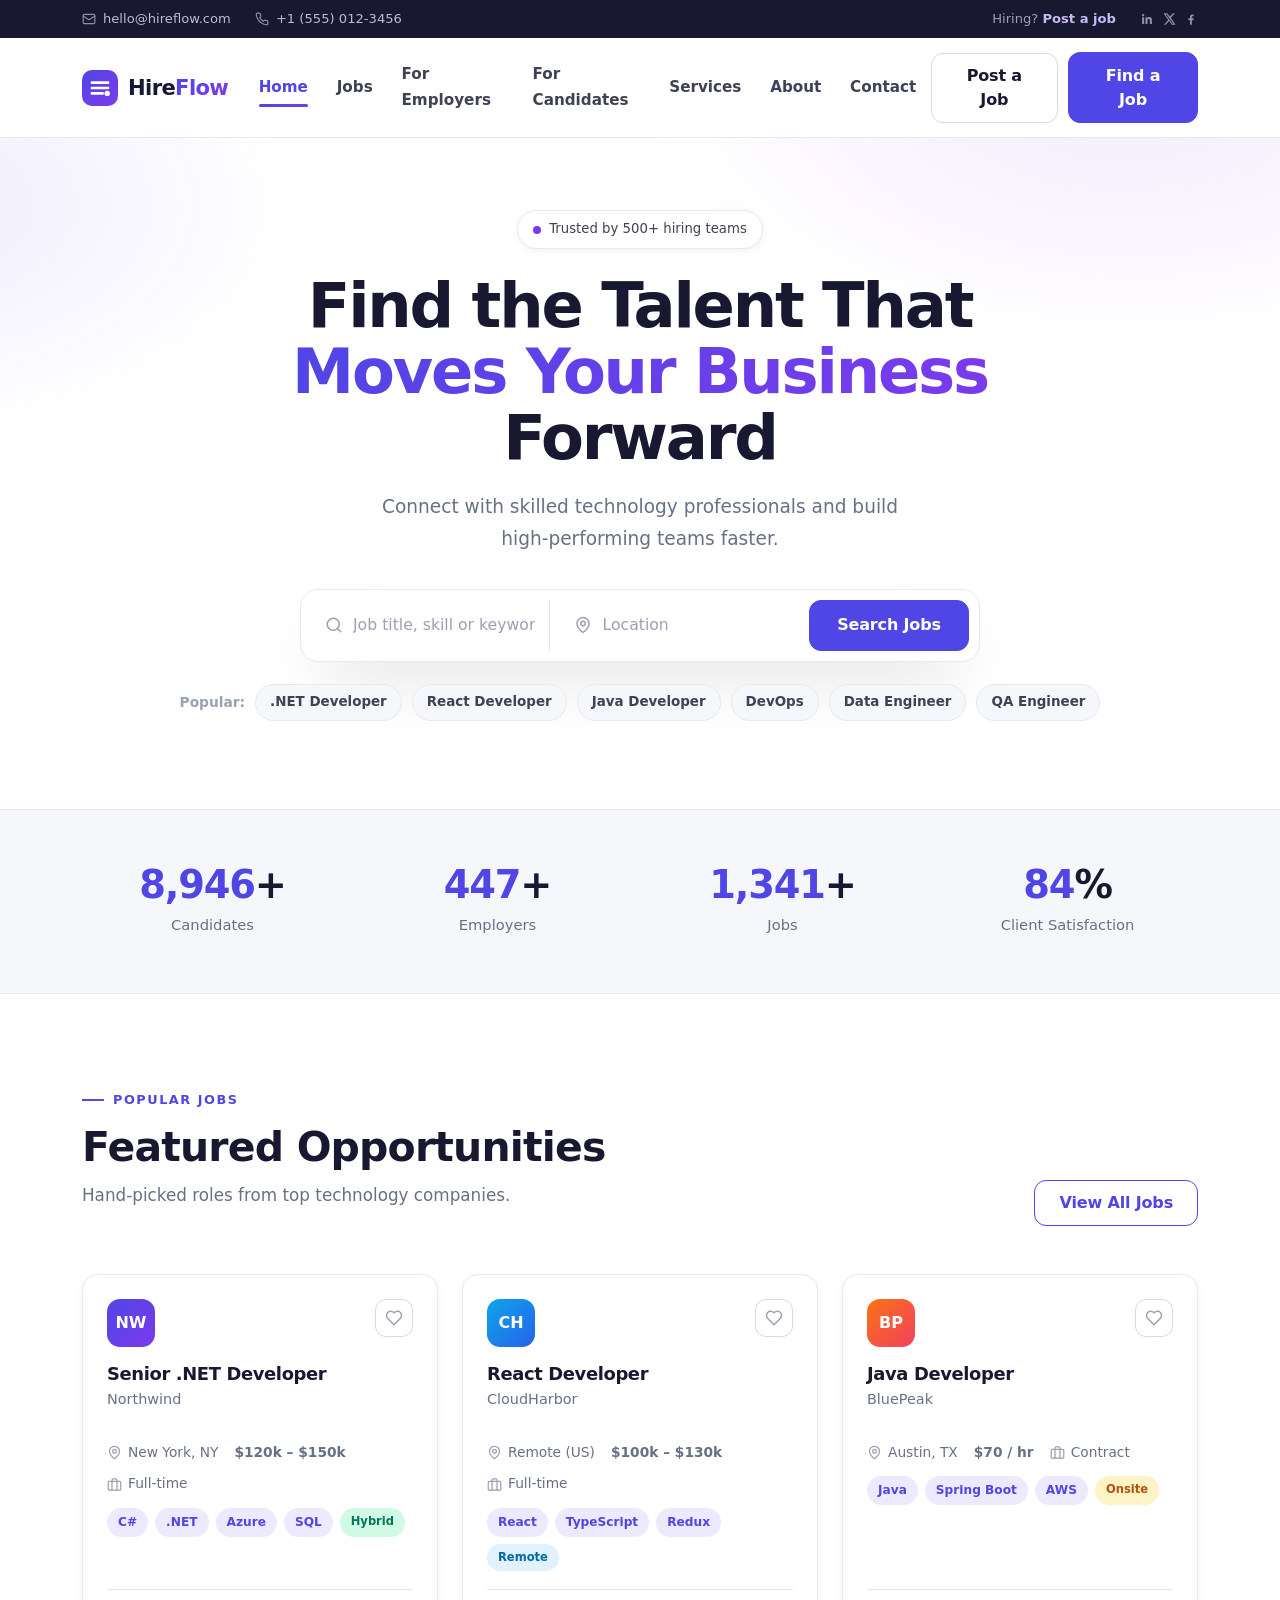
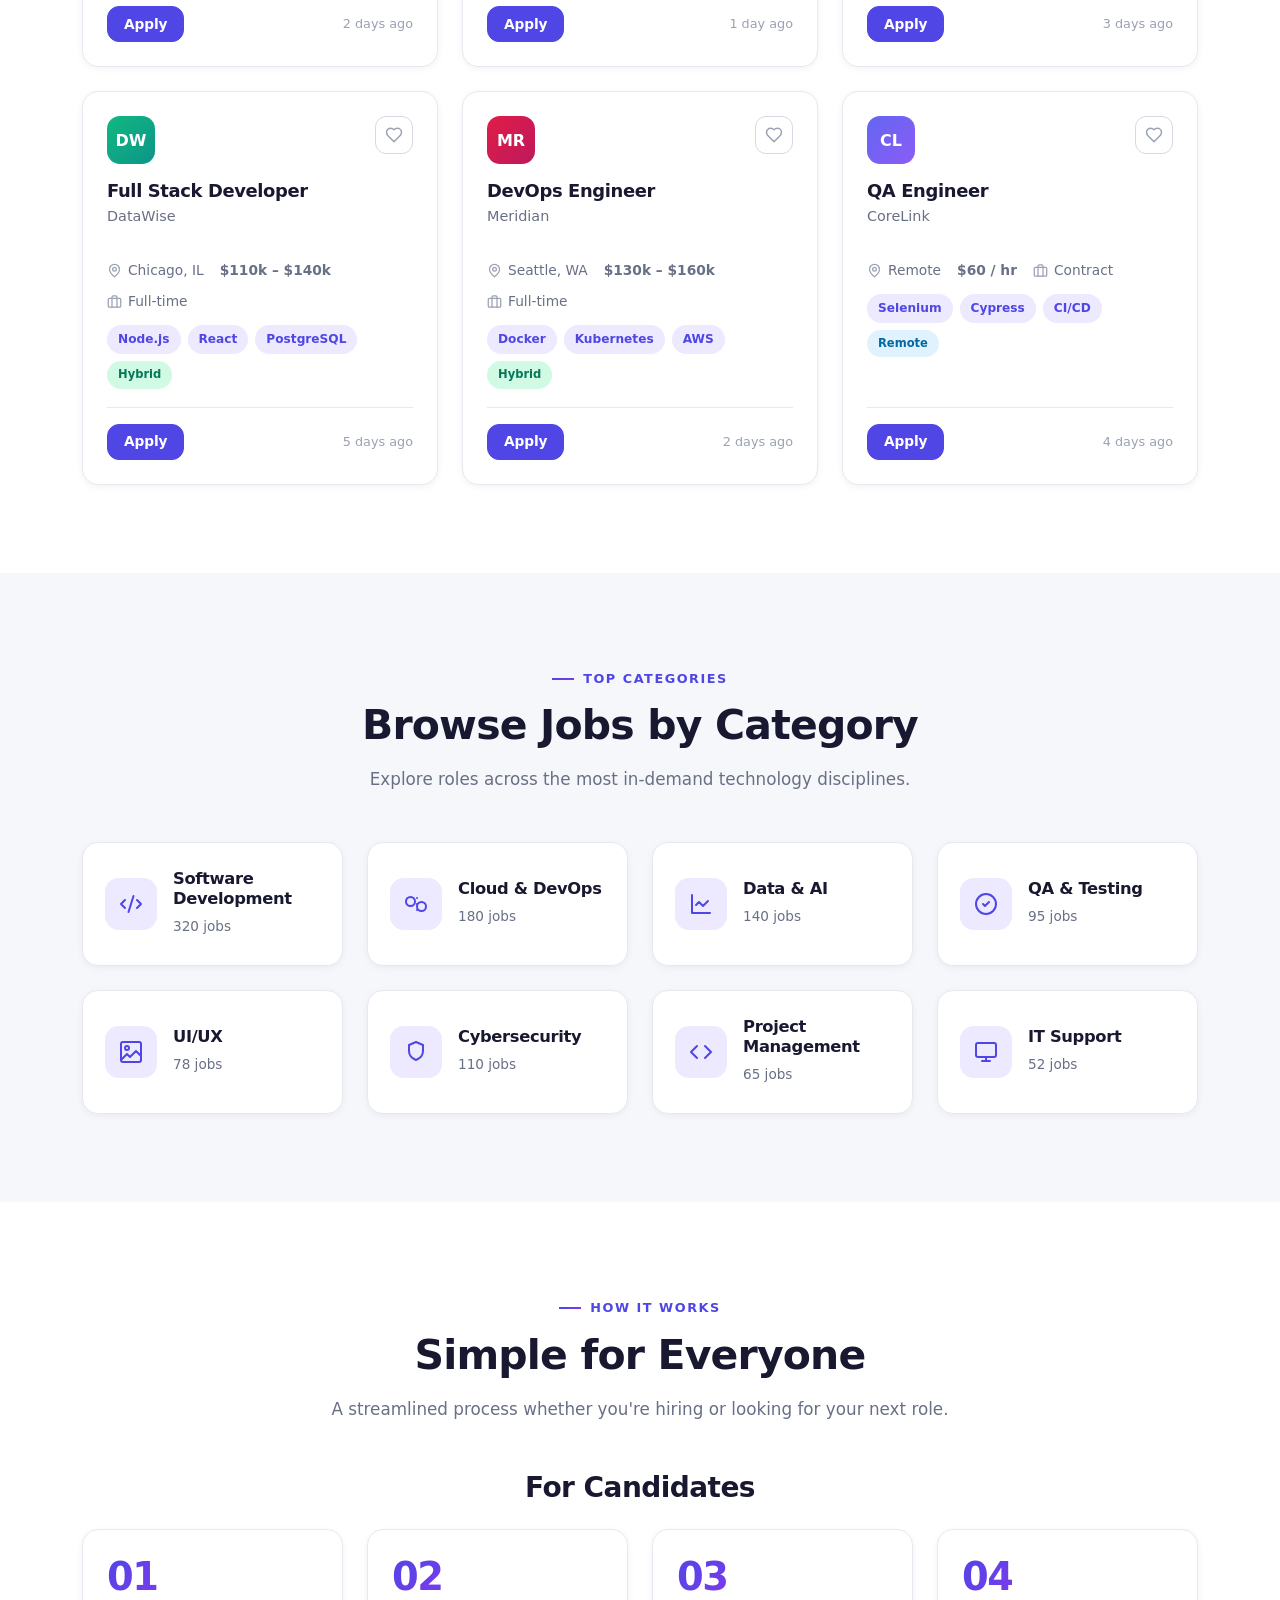
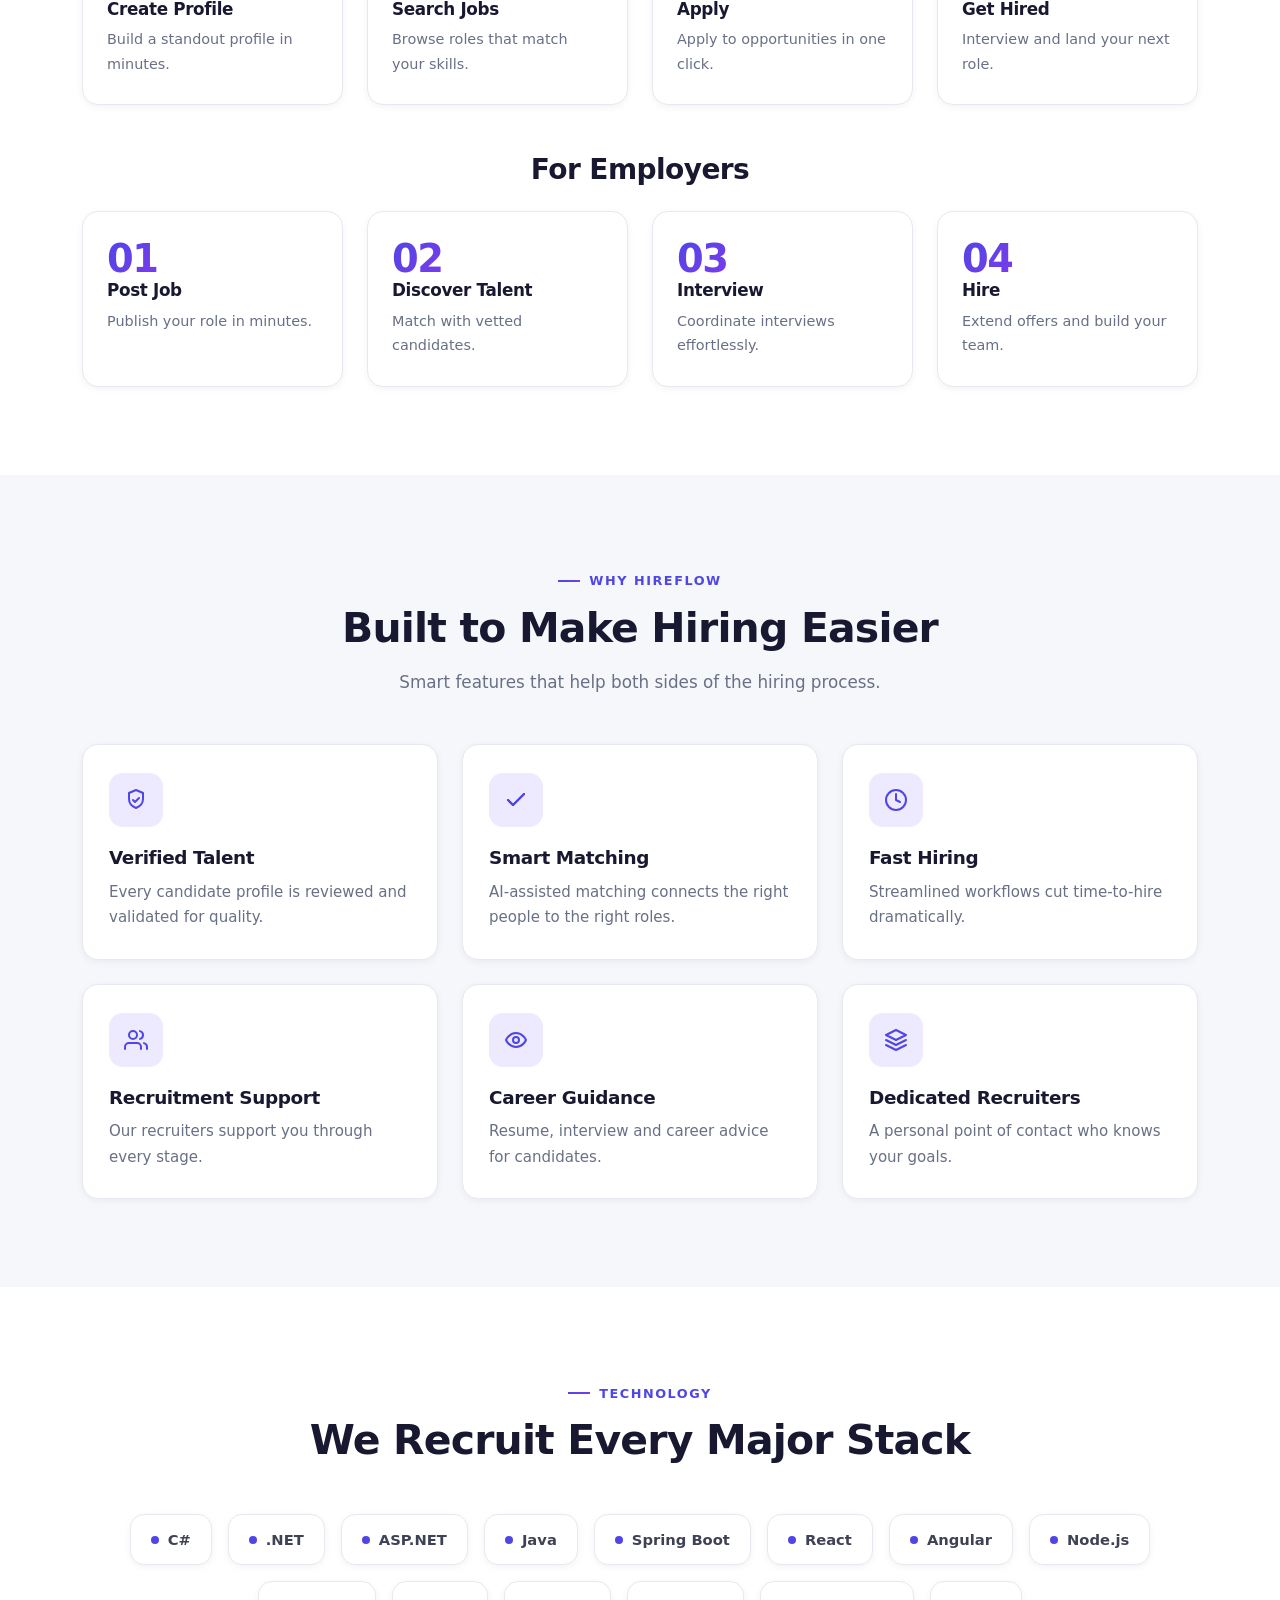
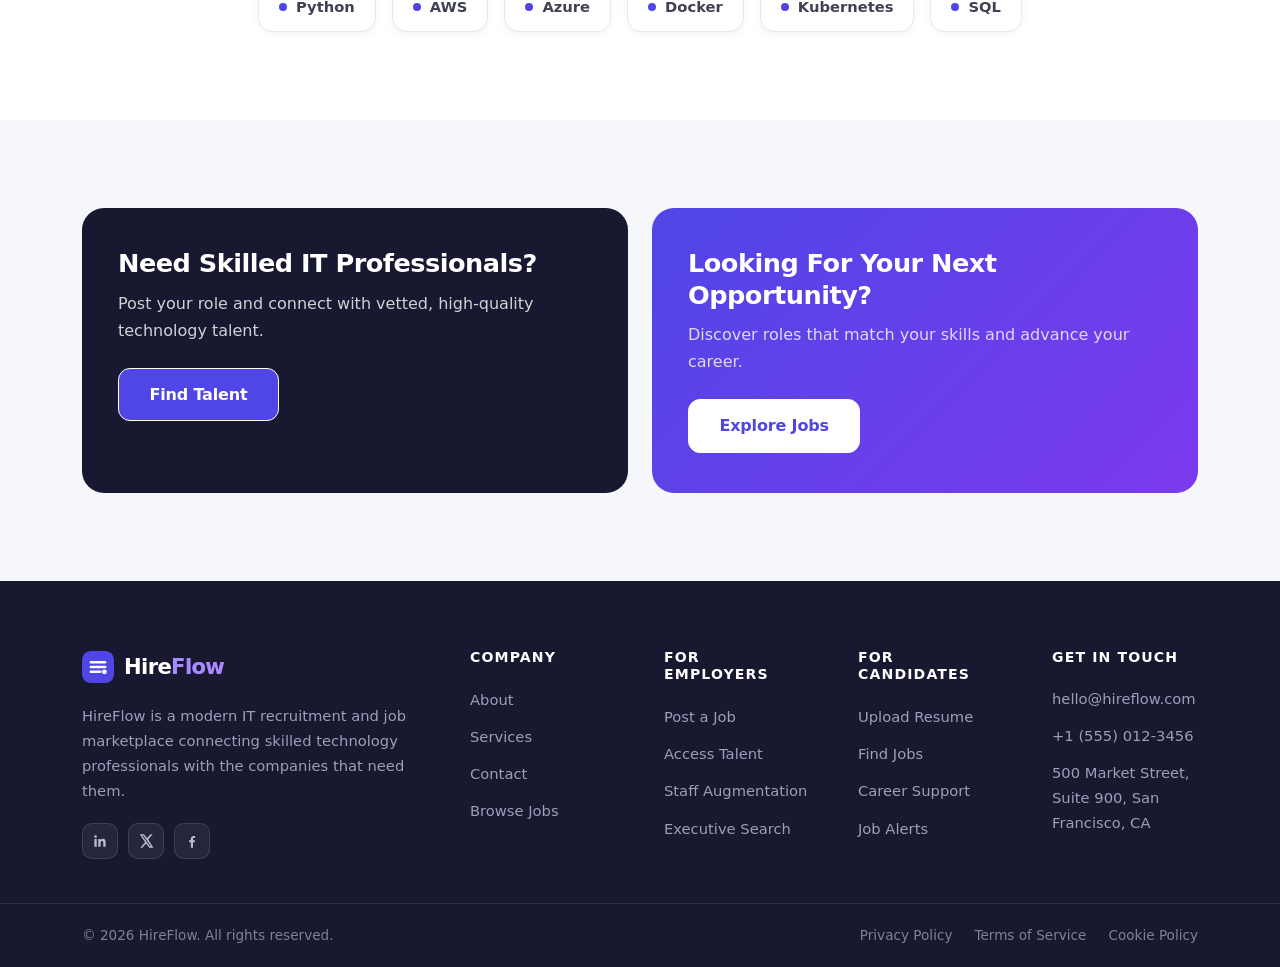
<file: index.html>
<!DOCTYPE html>
<html lang="en">
<head>
  <meta charset="UTF-8">
  <meta name="viewport" content="width=device-width, initial-scale=1.0">
  <title>HireFlow — IT Staffing &amp; Job Marketplace</title>
  <meta name="description" content="HireFlow is a modern IT recruitment and job marketplace connecting skilled technology professionals with the companies that need them.">
  <link rel="stylesheet" href="assets/bootstrap/css/bootstrap.min.css">
  <link rel="stylesheet" href="css/style.css">
</head>
<body>

  <div id="header"></div>
  <div id="navbar"></div>

  <!-- ========================= HERO ========================= -->
  <section class="hero text-center">
    <div class="container">
      <span class="hero-badge"><span class="dot"></span> Trusted by 500+ hiring teams</span>
      <h1 class="mx-auto">Find the Talent That <span class="grad-text">Moves Your Business</span> Forward</h1>
      <p class="lead mx-auto">Connect with skilled technology professionals and build high-performing teams faster.</p>

      <form id="homeSearchForm" class="search-box mx-auto" role="search">
        <div class="search-field search-suggest">
          <svg viewBox="0 0 24 24" width="18" height="18" fill="none" stroke="currentColor" stroke-width="2" stroke-linecap="round" stroke-linejoin="round" aria-hidden="true"><circle cx="11" cy="11" r="8"/><path d="m21 21-4.35-4.35"/></svg>
          <input id="homeKeyword" type="text" placeholder="Job title, skill or keyword" aria-label="Job title or skill" autocomplete="off">
        </div>
        <div class="search-field">
          <svg viewBox="0 0 24 24" width="18" height="18" fill="none" stroke="currentColor" stroke-width="2" stroke-linecap="round" stroke-linejoin="round" aria-hidden="true"><path d="M20 10c0 6-8 12-8 12s-8-6-8-12a8 8 0 0 1 16 0Z"/><circle cx="12" cy="10" r="3"/></svg>
          <input id="homeLocation" type="text" placeholder="Location" aria-label="Location" autocomplete="off">
        </div>
        <button type="submit" class="btn btn-primary">Search Jobs</button>
      </form>

      <div class="popular-searches justify-content-center">
        <span class="ps-label">Popular:</span>
        <a href="#" class="search-tag" data-q=".NET Developer">.NET Developer</a>
        <a href="#" class="search-tag" data-q="React Developer">React Developer</a>
        <a href="#" class="search-tag" data-q="Java Developer">Java Developer</a>
        <a href="#" class="search-tag" data-q="DevOps">DevOps</a>
        <a href="#" class="search-tag" data-q="Data Engineer">Data Engineer</a>
        <a href="#" class="search-tag" data-q="QA Engineer">QA Engineer</a>
      </div>
    </div>
  </section>

  <!-- ========================= STATISTICS ========================= -->
  <section class="stats-band">
    <div class="container">
      <div class="row g-4">
        <div class="col-6 col-lg-3">
          <div class="stat-card">
            <div class="stat-value"><span data-count="10000">0</span>+</div>
            <p class="stat-label">Candidates</p>
          </div>
        </div>
        <div class="col-6 col-lg-3">
          <div class="stat-card">
            <div class="stat-value"><span data-count="500">0</span>+</div>
            <p class="stat-label">Employers</p>
          </div>
        </div>
        <div class="col-6 col-lg-3">
          <div class="stat-card">
            <div class="stat-value"><span data-count="1500">0</span>+</div>
            <p class="stat-label">Jobs</p>
          </div>
        </div>
        <div class="col-6 col-lg-3">
          <div class="stat-card">
            <div class="stat-value"><span data-count="95">0</span>%</div>
            <p class="stat-label">Client Satisfaction</p>
          </div>
        </div>
      </div>
    </div>
  </section>

  <!-- ========================= POPULAR JOBS ========================= -->
  <section class="section" id="jobs">
    <div class="container">
      <div class="d-flex flex-wrap justify-content-between align-items-end mb-5 gap-3">
        <div>
          <span class="eyebrow">Popular Jobs</span>
          <h2 class="section-title mb-2">Featured Opportunities</h2>
          <p class="section-lead">Hand-picked roles from top technology companies.</p>
        </div>
        <a href="jobs.html" class="btn btn-outline">View All Jobs</a>
      </div>
      <div id="homeJobs" class="row g-4"></div>
    </div>
  </section>

  <!-- ========================= TOP CATEGORIES ========================= -->
  <section class="section section-soft" id="categories">
    <div class="container">
      <div class="text-center mb-5">
        <span class="eyebrow">Top Categories</span>
        <h2 class="section-title">Browse Jobs by Category</h2>
        <p class="section-lead center">Explore roles across the most in-demand technology disciplines.</p>
      </div>
      <div class="row g-4">
        <div class="col-md-6 col-lg-3">
          <a href="jobs.html" class="category-card reveal">
            <span class="category-icon"><svg viewBox="0 0 24 24" width="24" height="24" fill="none" stroke="currentColor" stroke-width="2" stroke-linecap="round" stroke-linejoin="round"><path d="m18 16 4-4-4-4"/><path d="m6 8-4 4 4 4"/><path d="m14.5 4-5 16"/></svg></span>
            <span><h4>Software Development</h4><span class="count">320 jobs</span></span>
          </a>
        </div>
        <div class="col-md-6 col-lg-3">
          <a href="jobs.html" class="category-card reveal" data-delay="1">
            <span class="category-icon"><svg viewBox="0 0 24 24" width="24" height="24" fill="none" stroke="currentColor" stroke-width="2" stroke-linecap="round" stroke-linejoin="round"><path d="M17.5 19a4.5 4.5 0 1 0 0-9 4.5 4.5 0 0 0 0 9Z"/><path d="M6.5 14a4.5 4.5 0 1 0 0-9 4.5 4.5 0 0 0 0 9Z"/><path d="M13 6h.01"/><path d="M13 12h.01"/><path d="M13 18h.01"/></svg></span>
            <span><h4>Cloud &amp; DevOps</h4><span class="count">180 jobs</span></span>
          </a>
        </div>
        <div class="col-md-6 col-lg-3">
          <a href="jobs.html" class="category-card reveal" data-delay="2">
            <span class="category-icon"><svg viewBox="0 0 24 24" width="24" height="24" fill="none" stroke="currentColor" stroke-width="2" stroke-linecap="round" stroke-linejoin="round"><path d="M3 3v18h18"/><path d="m19 9-5 5-4-4-3 3"/></svg></span>
            <span><h4>Data &amp; AI</h4><span class="count">140 jobs</span></span>
          </a>
        </div>
        <div class="col-md-6 col-lg-3">
          <a href="jobs.html" class="category-card reveal" data-delay="3">
            <span class="category-icon"><svg viewBox="0 0 24 24" width="24" height="24" fill="none" stroke="currentColor" stroke-width="2" stroke-linecap="round" stroke-linejoin="round"><path d="M9 12l2 2 4-4"/><circle cx="12" cy="12" r="10"/></svg></span>
            <span><h4>QA &amp; Testing</h4><span class="count">95 jobs</span></span>
          </a>
        </div>
        <div class="col-md-6 col-lg-3">
          <a href="jobs.html" class="category-card reveal" data-delay="4">
            <span class="category-icon"><svg viewBox="0 0 24 24" width="24" height="24" fill="none" stroke="currentColor" stroke-width="2" stroke-linecap="round" stroke-linejoin="round"><rect x="2" y="2" width="20" height="20" rx="2"/><circle cx="8" cy="8" r="2"/><path d="m21 15-4-4-6 6-3-3-6 6"/></svg></span>
            <span><h4>UI/UX</h4><span class="count">78 jobs</span></span>
          </a>
        </div>
        <div class="col-md-6 col-lg-3">
          <a href="jobs.html" class="category-card reveal" data-delay="5">
            <span class="category-icon"><svg viewBox="0 0 24 24" width="24" height="24" fill="none" stroke="currentColor" stroke-width="2" stroke-linecap="round" stroke-linejoin="round"><path d="M12 2l7 3v6c0 4.4-3 7.4-7 9-4-1.6-7-4.6-7-9V5z"/></svg></span>
            <span><h4>Cybersecurity</h4><span class="count">110 jobs</span></span>
          </a>
        </div>
        <div class="col-md-6 col-lg-3">
          <a href="jobs.html" class="category-card reveal" data-delay="6">
            <span class="category-icon"><svg viewBox="0 0 24 24" width="24" height="24" fill="none" stroke="currentColor" stroke-width="2" stroke-linecap="round" stroke-linejoin="round"><path d="M16 18l6-6-6-6"/><path d="M8 6l-6 6 6 6"/></svg></span>
            <span><h4>Project Management</h4><span class="count">65 jobs</span></span>
          </a>
        </div>
        <div class="col-md-6 col-lg-3">
          <a href="jobs.html" class="category-card reveal" data-delay="7">
            <span class="category-icon"><svg viewBox="0 0 24 24" width="24" height="24" fill="none" stroke="currentColor" stroke-width="2" stroke-linecap="round" stroke-linejoin="round"><rect x="2" y="3" width="20" height="14" rx="2"/><path d="M8 21h8"/><path d="M12 17v4"/></svg></span>
            <span><h4>IT Support</h4><span class="count">52 jobs</span></span>
          </a>
        </div>
      </div>
    </div>
  </section>

  <!-- ========================= HOW IT WORKS ========================= -->
  <section class="section" id="how-it-works">
    <div class="container">
      <div class="text-center mb-5">
        <span class="eyebrow">How It Works</span>
        <h2 class="section-title">Simple for Everyone</h2>
        <p class="section-lead center">A streamlined process whether you're hiring or looking for your next role.</p>
      </div>

      <h3 class="mb-4 text-center">For Candidates</h3>
      <div class="row g-4 mb-5">
        <div class="col-md-6 col-lg-3">
          <div class="step-card reveal"><span class="step-num">01</span><h4>Create Profile</h4><p>Build a standout profile in minutes.</p></div>
        </div>
        <div class="col-md-6 col-lg-3">
          <div class="step-card reveal" data-delay="1"><span class="step-num">02</span><h4>Search Jobs</h4><p>Browse roles that match your skills.</p></div>
        </div>
        <div class="col-md-6 col-lg-3">
          <div class="step-card reveal" data-delay="2"><span class="step-num">03</span><h4>Apply</h4><p>Apply to opportunities in one click.</p></div>
        </div>
        <div class="col-md-6 col-lg-3">
          <div class="step-card reveal" data-delay="3"><span class="step-num">04</span><h4>Get Hired</h4><p>Interview and land your next role.</p></div>
        </div>
      </div>

      <h3 class="mb-4 text-center">For Employers</h3>
      <div class="row g-4">
        <div class="col-md-6 col-lg-3">
          <div class="step-card reveal"><span class="step-num">01</span><h4>Post Job</h4><p>Publish your role in minutes.</p></div>
        </div>
        <div class="col-md-6 col-lg-3">
          <div class="step-card reveal" data-delay="1"><span class="step-num">02</span><h4>Discover Talent</h4><p>Match with vetted candidates.</p></div>
        </div>
        <div class="col-md-6 col-lg-3">
          <div class="step-card reveal" data-delay="2"><span class="step-num">03</span><h4>Interview</h4><p>Coordinate interviews effortlessly.</p></div>
        </div>
        <div class="col-md-6 col-lg-3">
          <div class="step-card reveal" data-delay="3"><span class="step-num">04</span><h4>Hire</h4><p>Extend offers and build your team.</p></div>
        </div>
      </div>
    </div>
  </section>

  <!-- ========================= WHY US ========================= -->
  <section class="section section-soft" id="why-us">
    <div class="container">
      <div class="text-center mb-5">
        <span class="eyebrow">Why HireFlow</span>
        <h2 class="section-title">Built to Make Hiring Easier</h2>
        <p class="section-lead center">Smart features that help both sides of the hiring process.</p>
      </div>
      <div class="row g-4">
        <div class="col-md-6 col-lg-4">
          <div class="feature-card reveal">
            <div class="icon-badge"><svg viewBox="0 0 24 24" width="24" height="24" fill="none" stroke="currentColor" stroke-width="2" stroke-linecap="round" stroke-linejoin="round"><path d="M12 2l7 3v6c0 4.4-3 7.4-7 9-4-1.6-7-4.6-7-9V5z"/><path d="m9 12 2 2 4-4"/></svg></div>
            <h3>Verified Talent</h3>
            <p>Every candidate profile is reviewed and validated for quality.</p>
          </div>
        </div>
        <div class="col-md-6 col-lg-4">
          <div class="feature-card reveal" data-delay="1">
            <div class="icon-badge"><svg viewBox="0 0 24 24" width="24" height="24" fill="none" stroke="currentColor" stroke-width="2" stroke-linecap="round" stroke-linejoin="round"><path d="M20 6 9 17l-5-5"/><path d="M20 6 9 17l-5-5"/></svg></div>
            <h3>Smart Matching</h3>
            <p>AI-assisted matching connects the right people to the right roles.</p>
          </div>
        </div>
        <div class="col-md-6 col-lg-4">
          <div class="feature-card reveal" data-delay="2">
            <div class="icon-badge"><svg viewBox="0 0 24 24" width="24" height="24" fill="none" stroke="currentColor" stroke-width="2" stroke-linecap="round" stroke-linejoin="round"><circle cx="12" cy="12" r="10"/><path d="M12 6v6l4 2"/></svg></div>
            <h3>Fast Hiring</h3>
            <p>Streamlined workflows cut time-to-hire dramatically.</p>
          </div>
        </div>
        <div class="col-md-6 col-lg-4">
          <div class="feature-card reveal" data-delay="3">
            <div class="icon-badge"><svg viewBox="0 0 24 24" width="24" height="24" fill="none" stroke="currentColor" stroke-width="2" stroke-linecap="round" stroke-linejoin="round"><path d="M17 21v-2a4 4 0 0 0-4-4H5a4 4 0 0 0-4 4v2"/><circle cx="9" cy="7" r="4"/><path d="M23 21v-2a4 4 0 0 0-3-3.87"/><path d="M16 3.13a4 4 0 0 1 0 7.75"/></svg></div>
            <h3>Recruitment Support</h3>
            <p>Our recruiters support you through every stage.</p>
          </div>
        </div>
        <div class="col-md-6 col-lg-4">
          <div class="feature-card reveal" data-delay="4">
            <div class="icon-badge"><svg viewBox="0 0 24 24" width="24" height="24" fill="none" stroke="currentColor" stroke-width="2" stroke-linecap="round" stroke-linejoin="round"><path d="M2 12s3-7 10-7 10 7 10 7-3 7-10 7-10-7-10-7Z"/><circle cx="12" cy="12" r="3"/></svg></div>
            <h3>Career Guidance</h3>
            <p>Resume, interview and career advice for candidates.</p>
          </div>
        </div>
        <div class="col-md-6 col-lg-4">
          <div class="feature-card reveal" data-delay="5">
            <div class="icon-badge"><svg viewBox="0 0 24 24" width="24" height="24" fill="none" stroke="currentColor" stroke-width="2" stroke-linecap="round" stroke-linejoin="round"><path d="M12 2 2 7l10 5 10-5-10-5z"/><path d="m2 17 10 5 10-5"/><path d="m2 12 10 5 10-5"/></svg></div>
            <h3>Dedicated Recruiters</h3>
            <p>A personal point of contact who knows your goals.</p>
          </div>
        </div>
      </div>
    </div>
  </section>

  <!-- ========================= TECHNOLOGY ========================= -->
  <section class="section" id="technology">
    <div class="container">
      <div class="text-center mb-5">
        <span class="eyebrow">Technology</span>
        <h2 class="section-title">We Recruit Every Major Stack</h2>
      </div>
      <div class="d-flex flex-wrap justify-content-center gap-3">
        <span class="tech-badge"><span class="dot"></span>C#</span>
        <span class="tech-badge"><span class="dot"></span>.NET</span>
        <span class="tech-badge"><span class="dot"></span>ASP.NET</span>
        <span class="tech-badge"><span class="dot"></span>Java</span>
        <span class="tech-badge"><span class="dot"></span>Spring Boot</span>
        <span class="tech-badge"><span class="dot"></span>React</span>
        <span class="tech-badge"><span class="dot"></span>Angular</span>
        <span class="tech-badge"><span class="dot"></span>Node.js</span>
        <span class="tech-badge"><span class="dot"></span>Python</span>
        <span class="tech-badge"><span class="dot"></span>AWS</span>
        <span class="tech-badge"><span class="dot"></span>Azure</span>
        <span class="tech-badge"><span class="dot"></span>Docker</span>
        <span class="tech-badge"><span class="dot"></span>Kubernetes</span>
        <span class="tech-badge"><span class="dot"></span>SQL</span>
      </div>
    </div>
  </section>

  <!-- ========================= DUAL CTA ========================= -->
  <section class="section section-soft">
    <div class="container">
      <div class="dual-cta">
        <div class="cta-card cta-employer reveal">
          <h3>Need Skilled IT Professionals?</h3>
          <p>Post your role and connect with vetted, high-quality technology talent.</p>
          <div class="cta-actions">
            <a href="employers.html#post-job" class="btn btn-primary btn-lg">Find Talent</a>
          </div>
        </div>
        <div class="cta-card cta-candidate reveal" data-delay="1">
          <h3>Looking For Your Next Opportunity?</h3>
          <p>Discover roles that match your skills and advance your career.</p>
          <div class="cta-actions">
            <a href="jobs.html" class="btn btn-primary btn-lg">Explore Jobs</a>
          </div>
        </div>
      </div>
    </div>
  </section>

  <div id="footer"></div>

  <script src="assets/jquery/jquery.min.js"></script>
  <script src="assets/bootstrap/js/bootstrap.bundle.min.js"></script>
  <script src="js/components.js"></script>
  <script src="js/jobs-data.js"></script>
  <script src="js/app.js"></script>
</body>
</html>
</file>
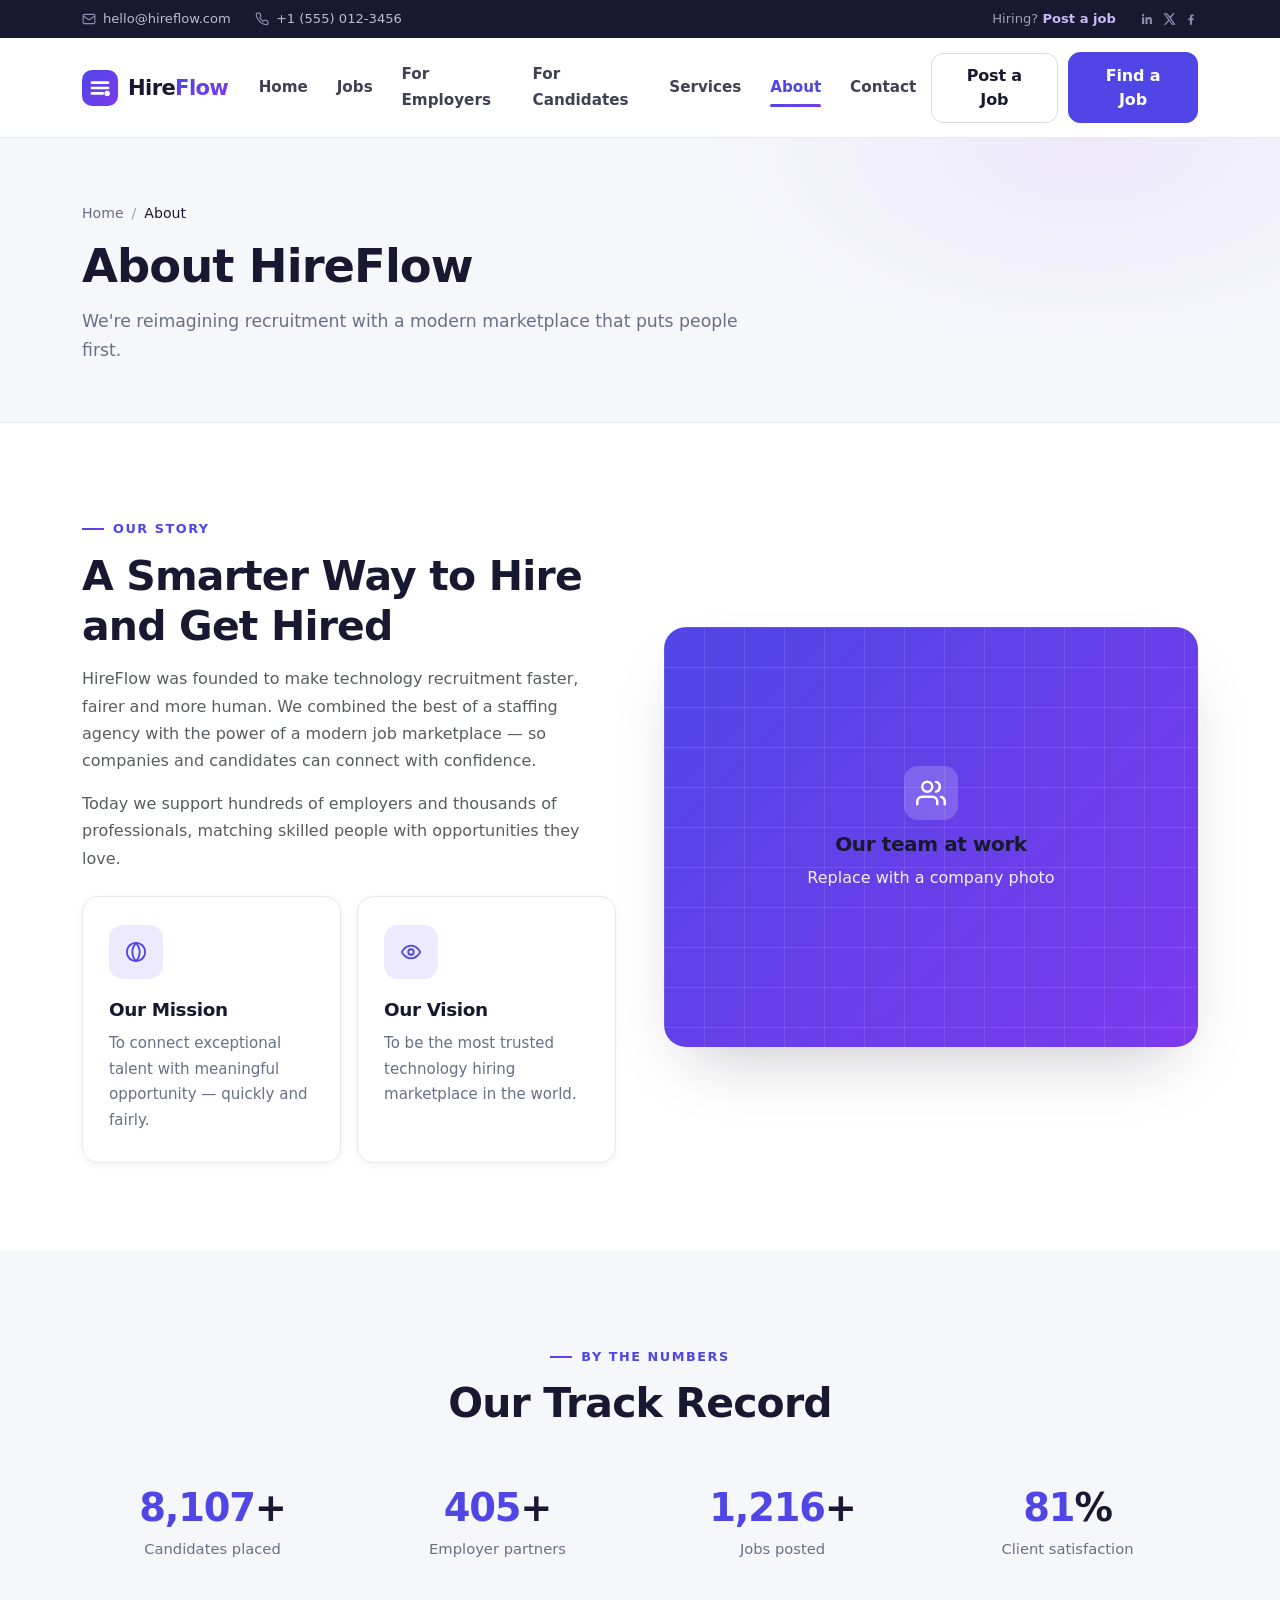
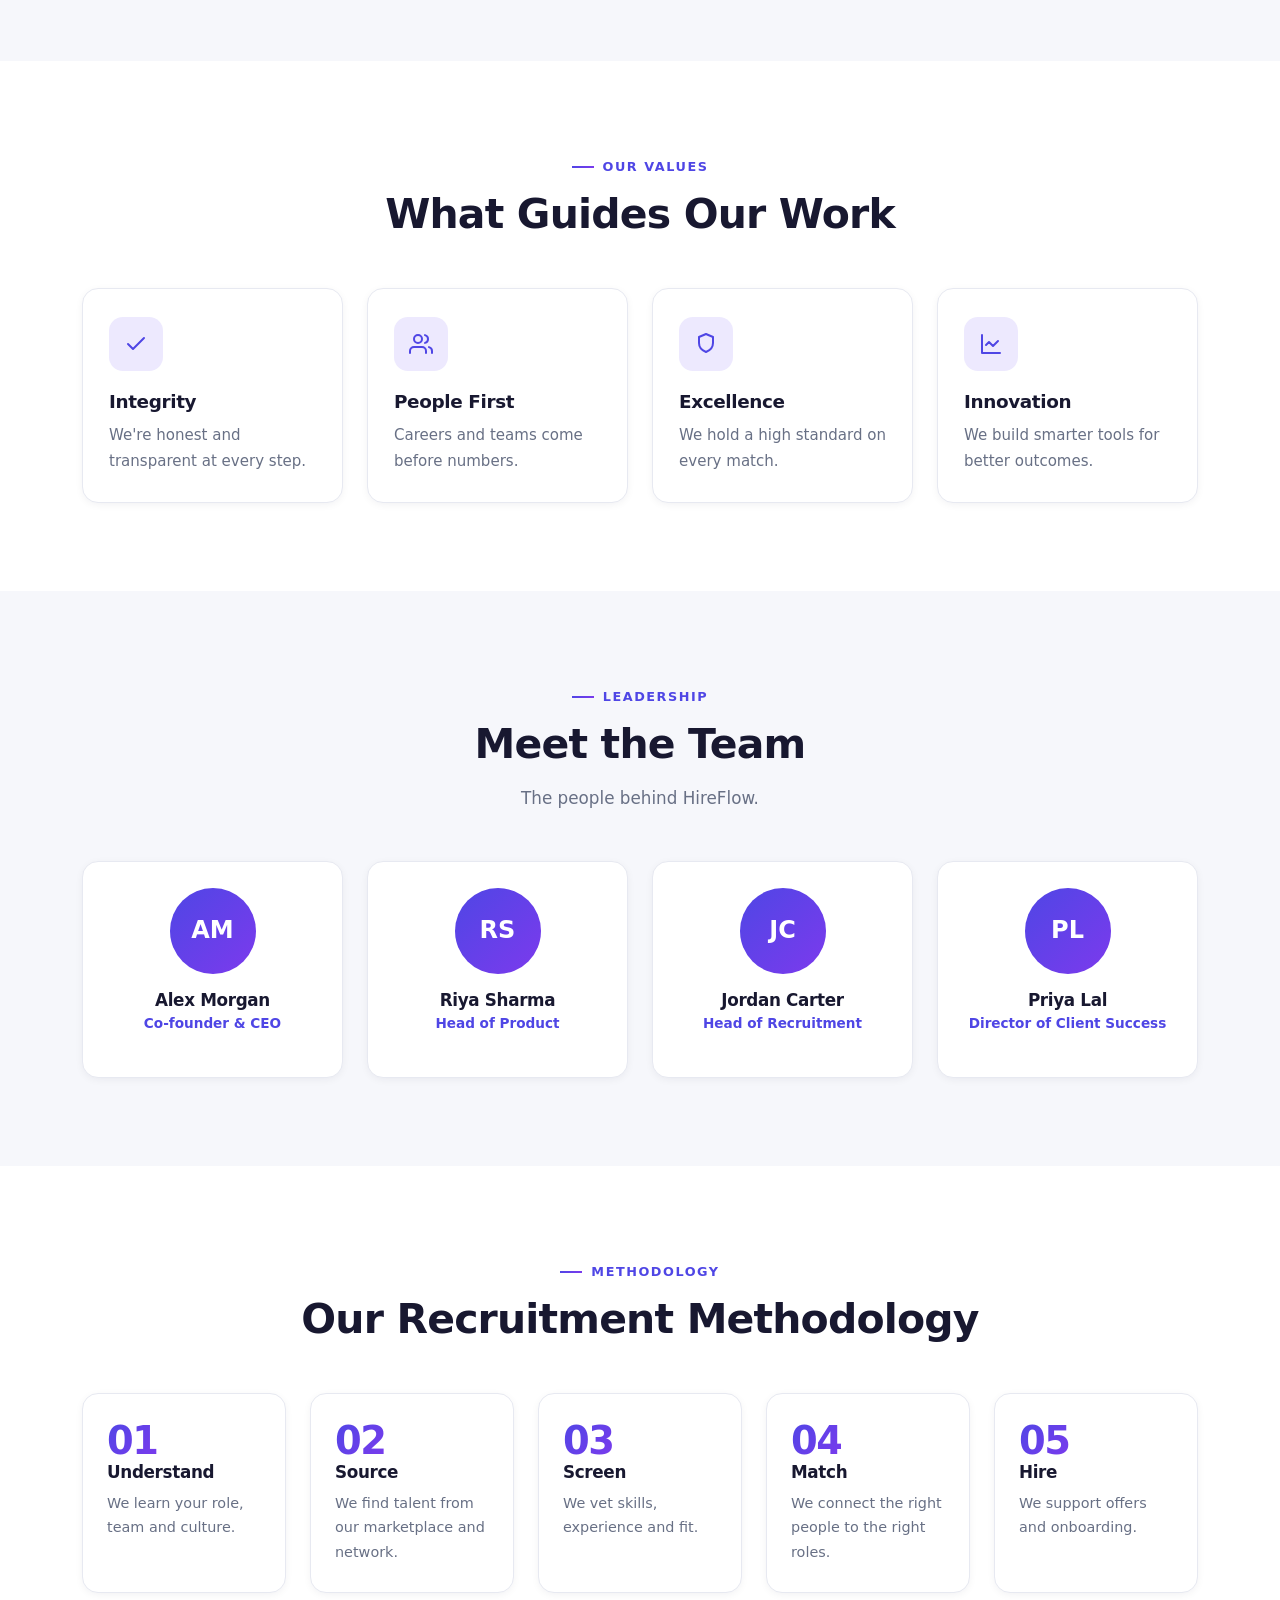
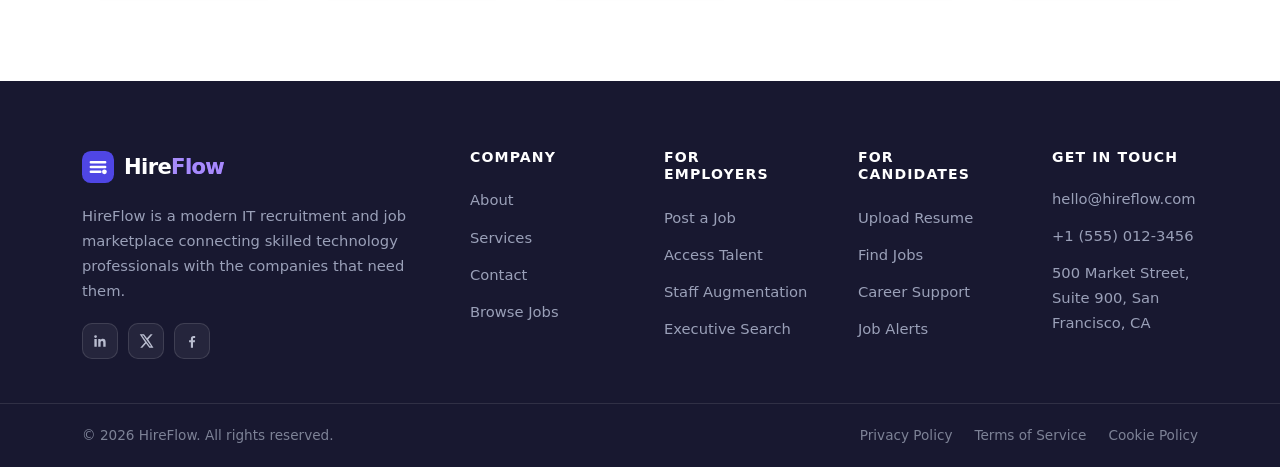
<file: about.html>
<!DOCTYPE html>
<html lang="en">
<head>
  <meta charset="UTF-8">
  <meta name="viewport" content="width=device-width, initial-scale=1.0">
  <title>About Us — HireFlow</title>
  <meta name="description" content="Learn about HireFlow — our mission, vision, values, team and the recruitment methodology behind our modern job marketplace.">
  <link rel="stylesheet" href="assets/bootstrap/css/bootstrap.min.css">
  <link rel="stylesheet" href="css/style.css">
</head>
<body>

  <div id="header"></div>
  <div id="navbar"></div>

  <!-- ========================= PAGE HERO ========================= -->
  <section class="page-hero">
    <div class="container">
      <nav aria-label="breadcrumb"><ol class="breadcrumb"><li class="breadcrumb-item"><a href="index.html">Home</a></li><li class="breadcrumb-item active" aria-current="page">About</li></ol></nav>
      <h1>About HireFlow</h1>
      <p class="lead">We're reimagining recruitment with a modern marketplace that puts people first.</p>
    </div>
  </section>

  <!-- ========================= STORY + MISSION ========================= -->
  <section class="section">
    <div class="container">
      <div class="row align-items-center g-5">
        <div class="col-lg-6">
          <span class="eyebrow">Our Story</span>
          <h2 class="section-title">A Smarter Way to Hire and Get Hired</h2>
          <p class="text-muted mb-3">
            HireFlow was founded to make technology recruitment faster, fairer and more human. We combined the
            best of a staffing agency with the power of a modern job marketplace — so companies and candidates
            can connect with confidence.
          </p>
          <p class="text-muted mb-4">
            Today we support hundreds of employers and thousands of professionals, matching skilled people with
            opportunities they love.
          </p>
          <div class="row g-3">
            <div class="col-sm-6">
              <div class="feature-card h-100">
                <div class="icon-badge"><svg viewBox="0 0 24 24" width="22" height="22" fill="none" stroke="currentColor" stroke-width="2" stroke-linecap="round" stroke-linejoin="round"><circle cx="12" cy="12" r="10"/><path d="M12 2a15.3 15.3 0 0 1 4 10 15.3 15.3 0 0 1-4 10 15.3 15.3 0 0 1-4-10 15.3 15.3 0 0 1 4-10z"/></svg></div>
                <h3>Our Mission</h3>
                <p>To connect exceptional talent with meaningful opportunity — quickly and fairly.</p>
              </div>
            </div>
            <div class="col-sm-6">
              <div class="feature-card h-100">
                <div class="icon-badge"><svg viewBox="0 0 24 24" width="22" height="22" fill="none" stroke="currentColor" stroke-width="2" stroke-linecap="round" stroke-linejoin="round"><path d="M2 12s3-7 10-7 10 7 10 7-3 7-10 7-10-7-10-7Z"/><circle cx="12" cy="12" r="3"/></svg></div>
                <h3>Our Vision</h3>
                <p>To be the most trusted technology hiring marketplace in the world.</p>
              </div>
            </div>
          </div>
        </div>
        <div class="col-lg-6">
          <div class="hero-placeholder reveal">
            <div class="grid-bg"></div>
            <div class="center-pill px-4">
              <div class="icon-badge"><svg viewBox="0 0 24 24" width="30" height="30" fill="none" stroke="currentColor" stroke-width="2" stroke-linecap="round" stroke-linejoin="round"><path d="M17 21v-2a4 4 0 0 0-4-4H5a4 4 0 0 0-4 4v2"/><circle cx="9" cy="7" r="4"/><path d="M23 21v-2a4 4 0 0 0-3-3.87"/><path d="M16 3.13a4 4 0 0 1 0 7.75"/></svg></div>
              <h5>Our team at work</h5>
              <p>Replace with a company photo</p>
            </div>
          </div>
        </div>
      </div>
    </div>
  </section>

  <!-- ========================= STATS ========================= -->
  <section class="section section-soft">
    <div class="container">
      <div class="text-center mb-5">
        <span class="eyebrow">By the Numbers</span>
        <h2 class="section-title">Our Track Record</h2>
      </div>
      <div class="row g-4">
        <div class="col-6 col-lg-3">
          <div class="stat-card reveal">
            <div class="stat-value"><span data-count="10000" data-duration="1800">0</span>+</div>
            <p class="stat-label">Candidates placed</p>
          </div>
        </div>
        <div class="col-6 col-lg-3">
          <div class="stat-card reveal" data-delay="1">
            <div class="stat-value"><span data-count="500" data-duration="1800">0</span>+</div>
            <p class="stat-label">Employer partners</p>
          </div>
        </div>
        <div class="col-6 col-lg-3">
          <div class="stat-card reveal" data-delay="2">
            <div class="stat-value"><span data-count="1500" data-duration="1800">0</span>+</div>
            <p class="stat-label">Jobs posted</p>
          </div>
        </div>
        <div class="col-6 col-lg-3">
          <div class="stat-card reveal" data-delay="3">
            <div class="stat-value"><span data-count="95" data-duration="1600">0</span>%</div>
            <p class="stat-label">Client satisfaction</p>
          </div>
        </div>
      </div>
    </div>
  </section>

  <!-- ========================= VALUES ========================= -->
  <section class="section">
    <div class="container">
      <div class="text-center mb-5">
        <span class="eyebrow">Our Values</span>
        <h2 class="section-title">What Guides Our Work</h2>
      </div>
      <div class="row g-4">
        <div class="col-md-6 col-lg-3">
          <div class="feature-card reveal">
            <div class="icon-badge"><svg viewBox="0 0 24 24" width="24" height="24" fill="none" stroke="currentColor" stroke-width="2" stroke-linecap="round" stroke-linejoin="round"><path d="M20 6 9 17l-5-5"/></svg></div>
            <h3>Integrity</h3>
            <p>We're honest and transparent at every step.</p>
          </div>
        </div>
        <div class="col-md-6 col-lg-3">
          <div class="feature-card reveal" data-delay="1">
            <div class="icon-badge"><svg viewBox="0 0 24 24" width="24" height="24" fill="none" stroke="currentColor" stroke-width="2" stroke-linecap="round" stroke-linejoin="round"><path d="M17 21v-2a4 4 0 0 0-4-4H5a4 4 0 0 0-4 4v2"/><circle cx="9" cy="7" r="4"/><path d="M23 21v-2a4 4 0 0 0-3-3.87"/><path d="M16 3.13a4 4 0 0 1 0 7.75"/></svg></div>
            <h3>People First</h3>
            <p>Careers and teams come before numbers.</p>
          </div>
        </div>
        <div class="col-md-6 col-lg-3">
          <div class="feature-card reveal" data-delay="2">
            <div class="icon-badge"><svg viewBox="0 0 24 24" width="24" height="24" fill="none" stroke="currentColor" stroke-width="2" stroke-linecap="round" stroke-linejoin="round"><path d="M12 2l7 3v6c0 4.4-3 7.4-7 9-4-1.6-7-4.6-7-9V5z"/></svg></div>
            <h3>Excellence</h3>
            <p>We hold a high standard on every match.</p>
          </div>
        </div>
        <div class="col-md-6 col-lg-3">
          <div class="feature-card reveal" data-delay="3">
            <div class="icon-badge"><svg viewBox="0 0 24 24" width="24" height="24" fill="none" stroke="currentColor" stroke-width="2" stroke-linecap="round" stroke-linejoin="round"><path d="M3 3v18h18"/><path d="m19 9-5 5-4-4-3 3"/></svg></div>
            <h3>Innovation</h3>
            <p>We build smarter tools for better outcomes.</p>
          </div>
        </div>
      </div>
    </div>
  </section>

  <!-- ========================= TEAM ========================= -->
  <section class="section section-soft">
    <div class="container">
      <div class="text-center mb-5">
        <span class="eyebrow">Leadership</span>
        <h2 class="section-title">Meet the Team</h2>
        <p class="section-lead center">The people behind HireFlow.</p>
      </div>
      <div class="row g-4">
        <div class="col-md-6 col-lg-3">
          <div class="card-team reveal">
            <div class="team-avatar">AM</div>
            <h4>Alex Morgan</h4>
            <p class="role">Co-founder &amp; CEO</p>
          </div>
        </div>
        <div class="col-md-6 col-lg-3">
          <div class="card-team reveal" data-delay="1">
            <div class="team-avatar">RS</div>
            <h4>Riya Sharma</h4>
            <p class="role">Head of Product</p>
          </div>
        </div>
        <div class="col-md-6 col-lg-3">
          <div class="card-team reveal" data-delay="2">
            <div class="team-avatar">JC</div>
            <h4>Jordan Carter</h4>
            <p class="role">Head of Recruitment</p>
          </div>
        </div>
        <div class="col-md-6 col-lg-3">
          <div class="card-team reveal" data-delay="3">
            <div class="team-avatar">PL</div>
            <h4>Priya Lal</h4>
            <p class="role">Director of Client Success</p>
          </div>
        </div>
      </div>
    </div>
  </section>

  <!-- ========================= METHODOLOGY ========================= -->
  <section class="section">
    <div class="container">
      <div class="text-center mb-5">
        <span class="eyebrow">Methodology</span>
        <h2 class="section-title">Our Recruitment Methodology</h2>
      </div>
      <div class="row g-4">
        <div class="col-md-6 col-lg">
          <div class="step-card reveal"><span class="step-num">01</span><h4>Understand</h4><p>We learn your role, team and culture.</p></div>
        </div>
        <div class="col-md-6 col-lg">
          <div class="step-card reveal" data-delay="1"><span class="step-num">02</span><h4>Source</h4><p>We find talent from our marketplace and network.</p></div>
        </div>
        <div class="col-md-6 col-lg">
          <div class="step-card reveal" data-delay="2"><span class="step-num">03</span><h4>Screen</h4><p>We vet skills, experience and fit.</p></div>
        </div>
        <div class="col-md-6 col-lg">
          <div class="step-card reveal" data-delay="3"><span class="step-num">04</span><h4>Match</h4><p>We connect the right people to the right roles.</p></div>
        </div>
        <div class="col-md-6 col-lg">
          <div class="step-card reveal" data-delay="4"><span class="step-num">05</span><h4>Hire</h4><p>We support offers and onboarding.</p></div>
        </div>
      </div>
    </div>
  </section>

  <div id="footer"></div>

  <script src="assets/jquery/jquery.min.js"></script>
  <script src="assets/bootstrap/js/bootstrap.bundle.min.js"></script>
  <script src="js/components.js"></script>
  <script src="js/app.js"></script>
</body>
</html>
</file>
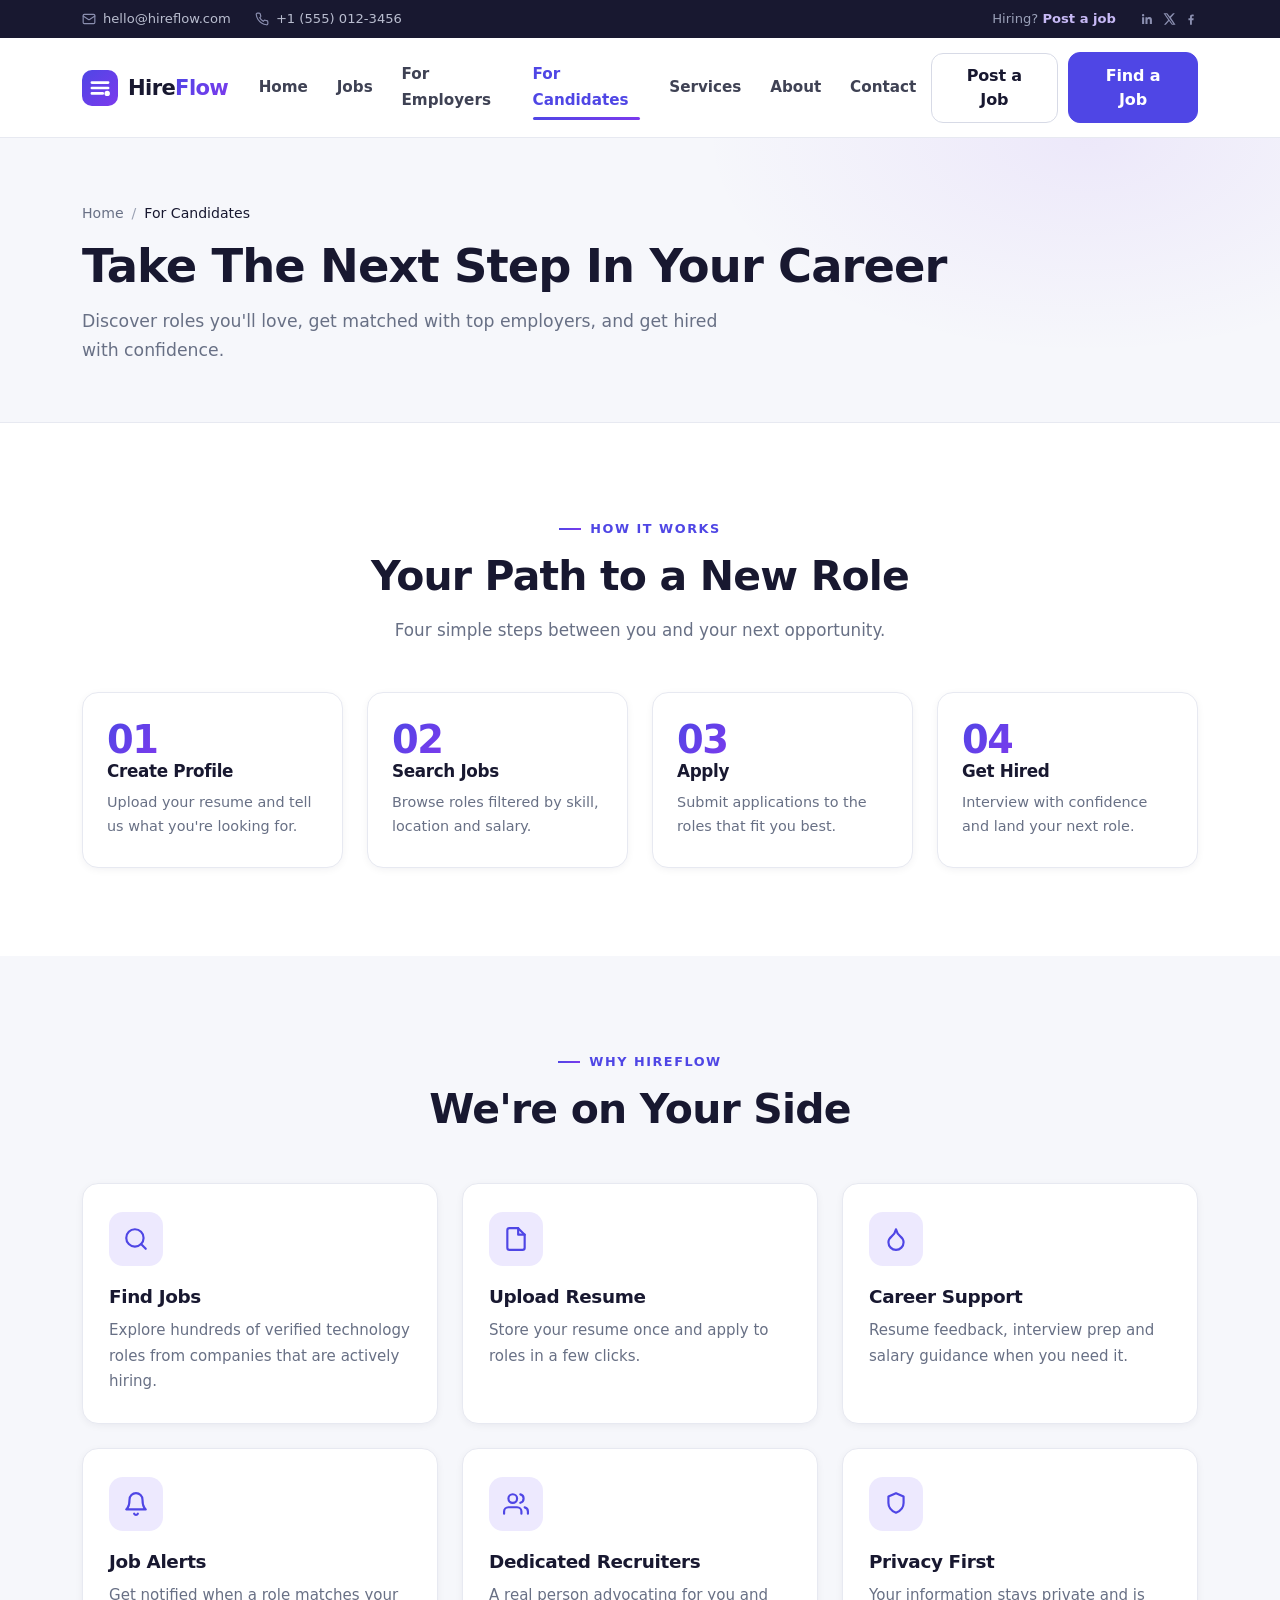
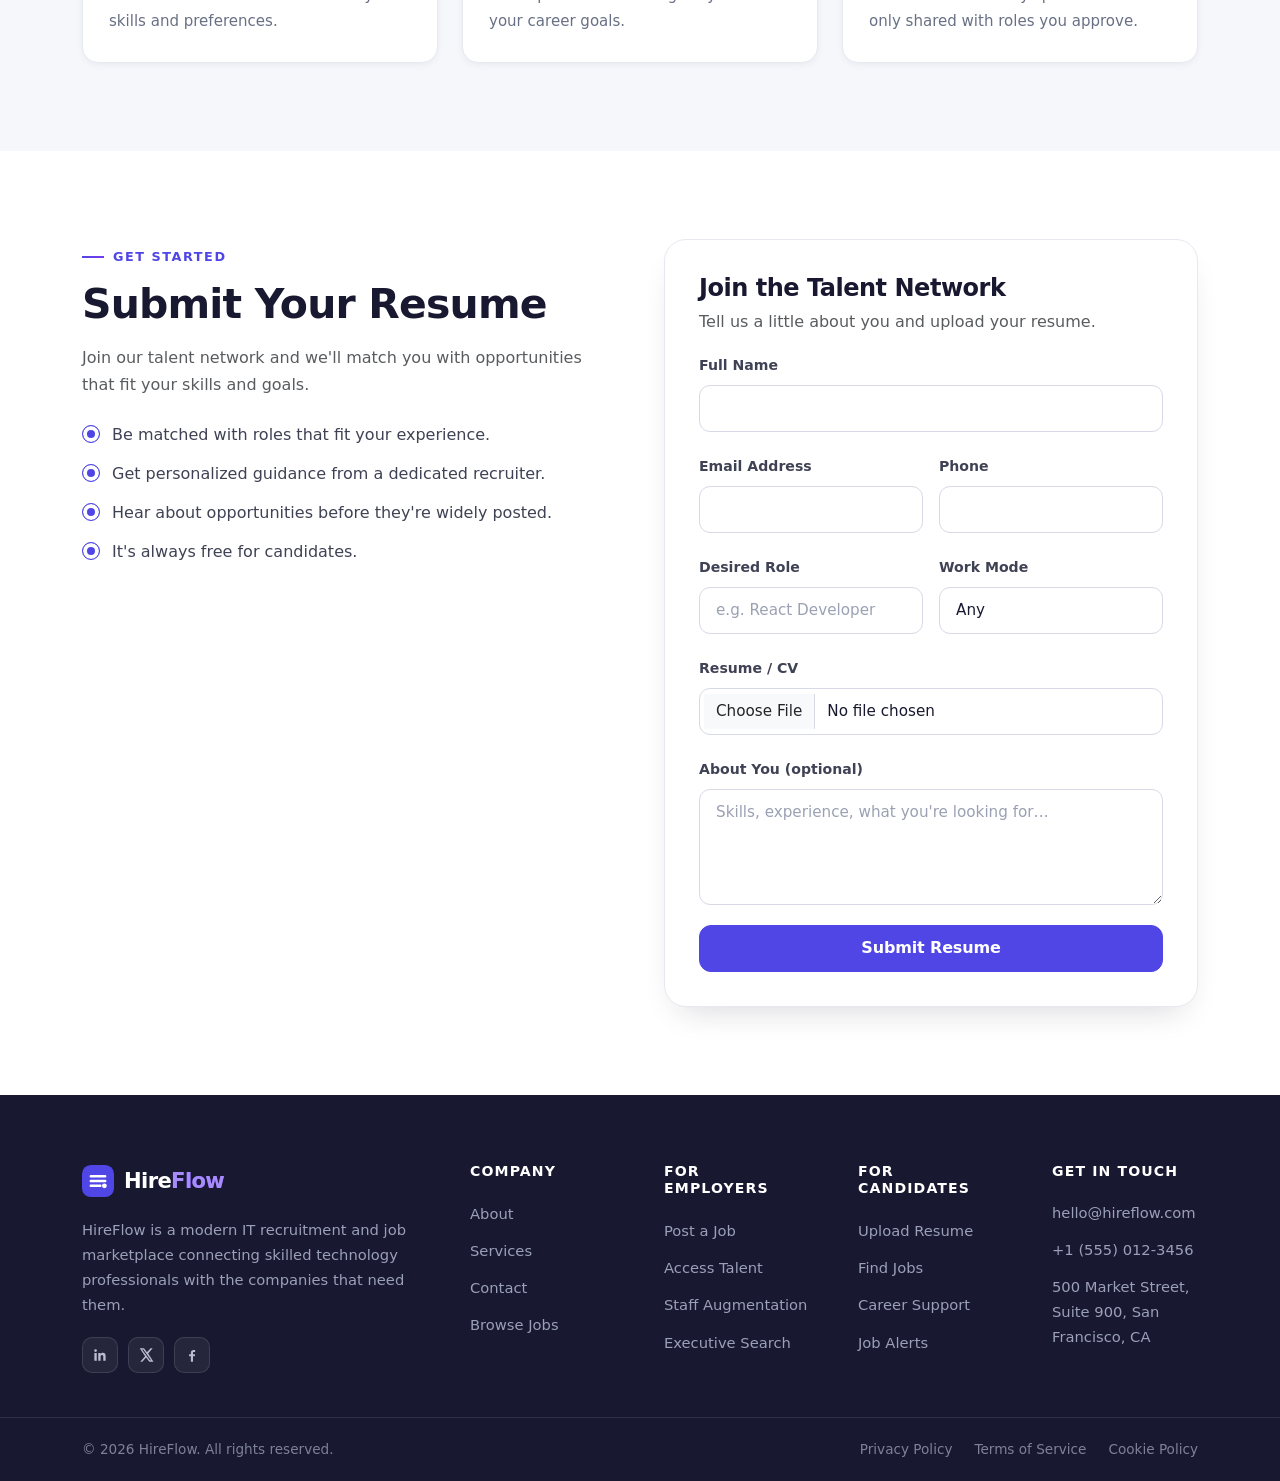
<file: candidates.html>
<!DOCTYPE html>
<html lang="en">
<head>
  <meta charset="UTF-8">
  <meta name="viewport" content="width=device-width, initial-scale=1.0">
  <title>For Candidates — HireFlow</title>
  <meta name="description" content="Take the next step in your technology career with HireFlow. Find jobs, upload your resume, get career guidance and receive matched job alerts.">
  <link rel="stylesheet" href="assets/bootstrap/css/bootstrap.min.css">
  <link rel="stylesheet" href="css/style.css">
</head>
<body>

  <div id="header"></div>
  <div id="navbar"></div>

  <!-- ========================= PAGE HERO ========================= -->
  <section class="page-hero">
    <div class="container">
      <nav aria-label="breadcrumb"><ol class="breadcrumb"><li class="breadcrumb-item"><a href="index.html">Home</a></li><li class="breadcrumb-item active" aria-current="page">For Candidates</li></ol></nav>
      <h1>Take The Next Step In Your Career</h1>
      <p class="lead">Discover roles you'll love, get matched with top employers, and get hired with confidence.</p>
    </div>
  </section>

  <!-- ========================= HOW IT WORKS (CANDIDATES) ========================= -->
  <section class="section">
    <div class="container">
      <div class="text-center mb-5">
        <span class="eyebrow">How It Works</span>
        <h2 class="section-title">Your Path to a New Role</h2>
        <p class="section-lead center">Four simple steps between you and your next opportunity.</p>
      </div>
      <div class="row g-4">
        <div class="col-md-6 col-lg-3">
          <div class="step-card reveal"><span class="step-num">01</span><h4>Create Profile</h4><p>Upload your resume and tell us what you're looking for.</p></div>
        </div>
        <div class="col-md-6 col-lg-3">
          <div class="step-card reveal" data-delay="1"><span class="step-num">02</span><h4>Search Jobs</h4><p>Browse roles filtered by skill, location and salary.</p></div>
        </div>
        <div class="col-md-6 col-lg-3">
          <div class="step-card reveal" data-delay="2"><span class="step-num">03</span><h4>Apply</h4><p>Submit applications to the roles that fit you best.</p></div>
        </div>
        <div class="col-md-6 col-lg-3">
          <div class="step-card reveal" data-delay="3"><span class="step-num">04</span><h4>Get Hired</h4><p>Interview with confidence and land your next role.</p></div>
        </div>
      </div>
    </div>
  </section>

  <!-- ========================= CANDIDATE BENEFITS ========================= -->
  <section class="section section-soft">
    <div class="container">
      <div class="text-center mb-5">
        <span class="eyebrow">Why HireFlow</span>
        <h2 class="section-title">We're on Your Side</h2>
      </div>
      <div class="row g-4">
        <div class="col-md-6 col-lg-4">
          <div class="feature-card reveal">
            <div class="icon-badge"><svg viewBox="0 0 24 24" width="26" height="26" fill="none" stroke="currentColor" stroke-width="2" stroke-linecap="round" stroke-linejoin="round"><circle cx="11" cy="11" r="8"/><path d="m21 21-4.35-4.35"/></svg></div>
            <h3>Find Jobs</h3>
            <p>Explore hundreds of verified technology roles from companies that are actively hiring.</p>
          </div>
        </div>
        <div class="col-md-6 col-lg-4">
          <div class="feature-card reveal" data-delay="1">
            <div class="icon-badge"><svg viewBox="0 0 24 24" width="26" height="26" fill="none" stroke="currentColor" stroke-width="2" stroke-linecap="round" stroke-linejoin="round"><path d="M14 2H6a2 2 0 0 0-2 2v16a2 2 0 0 0 2 2h12a2 2 0 0 0 2-2V8z"/><path d="M14 2v6h6"/></svg></div>
            <h3>Upload Resume</h3>
            <p>Store your resume once and apply to roles in a few clicks.</p>
          </div>
        </div>
        <div class="col-md-6 col-lg-4">
          <div class="feature-card reveal" data-delay="2">
            <div class="icon-badge"><svg viewBox="0 0 24 24" width="26" height="26" fill="none" stroke="currentColor" stroke-width="2" stroke-linecap="round" stroke-linejoin="round"><path d="M12 22a7 7 0 0 0 7-7c0-2-1-3.9-3-5.5s-3.5-4-4-6.5c-.5 2.5-2 4.9-4 6.5C6 11.1 5 13 5 15a7 7 0 0 0 7 7z"/></svg></div>
            <h3>Career Support</h3>
            <p>Resume feedback, interview prep and salary guidance when you need it.</p>
          </div>
        </div>
        <div class="col-md-6 col-lg-4">
          <div class="feature-card reveal" data-delay="3">
            <div class="icon-badge"><svg viewBox="0 0 24 24" width="26" height="26" fill="none" stroke="currentColor" stroke-width="2" stroke-linecap="round" stroke-linejoin="round"><path d="M18 8A6 6 0 0 0 6 8c0 7-3 9-3 9h18s-3-2-3-9"/><path d="M13.73 21a2 2 0 0 1-3.46 0"/></svg></div>
            <h3>Job Alerts</h3>
            <p>Get notified when a role matches your skills and preferences.</p>
          </div>
        </div>
        <div class="col-md-6 col-lg-4">
          <div class="feature-card reveal" data-delay="4">
            <div class="icon-badge"><svg viewBox="0 0 24 24" width="26" height="26" fill="none" stroke="currentColor" stroke-width="2" stroke-linecap="round" stroke-linejoin="round"><path d="M17 21v-2a4 4 0 0 0-4-4H5a4 4 0 0 0-4 4v2"/><circle cx="9" cy="7" r="4"/><path d="M23 21v-2a4 4 0 0 0-3-3.87"/><path d="M16 3.13a4 4 0 0 1 0 7.75"/></svg></div>
            <h3>Dedicated Recruiters</h3>
            <p>A real person advocating for you and your career goals.</p>
          </div>
        </div>
        <div class="col-md-6 col-lg-4">
          <div class="feature-card reveal" data-delay="5">
            <div class="icon-badge"><svg viewBox="0 0 24 24" width="26" height="26" fill="none" stroke="currentColor" stroke-width="2" stroke-linecap="round" stroke-linejoin="round"><path d="M12 2l7 3v6c0 4.4-3 7.4-7 9-4-1.6-7-4.6-7-9V5z"/></svg></div>
            <h3>Privacy First</h3>
            <p>Your information stays private and is only shared with roles you approve.</p>
          </div>
        </div>
      </div>
    </div>
  </section>

  <!-- ========================= SUBMIT RESUME ========================= -->
  <section class="section">
    <div class="container">
      <div class="row g-5 align-items-start">
        <div class="col-lg-6">
          <span class="eyebrow">Get Started</span>
          <h2 class="section-title">Submit Your Resume</h2>
          <p class="text-muted mb-3">
            Join our talent network and we'll match you with opportunities that fit your skills and goals.
          </p>
          <ul class="check-list">
            <li>Be matched with roles that fit your experience.</li>
            <li>Get personalized guidance from a dedicated recruiter.</li>
            <li>Hear about opportunities before they're widely posted.</li>
            <li>It's always free for candidates.</li>
          </ul>
        </div>
        <div class="col-lg-6">
          <div class="form-panel">
            <div class="form-wrap">
              <h4 class="mb-1">Join the Talent Network</h4>
              <p class="text-muted">Tell us a little about you and upload your resume.</p>
              <form data-validate>
                <div class="form-group">
                  <label class="form-label" for="candName">Full Name</label>
                  <input type="text" class="form-control" id="candName" required>
                  <span class="form-error"></span>
                </div>
                <div class="row g-3">
                  <div class="col-md-6">
                    <div class="form-group">
                      <label class="form-label" for="candEmail">Email Address</label>
                      <input type="email" class="form-control" id="candEmail" data-validate="email" required>
                      <span class="form-error"></span>
                    </div>
                  </div>
                  <div class="col-md-6">
                    <div class="form-group">
                      <label class="form-label" for="candPhone">Phone</label>
                      <input type="text" class="form-control" id="candPhone" data-validate="phone" required>
                      <span class="form-error"></span>
                    </div>
                  </div>
                </div>
                <div class="row g-3">
                  <div class="col-md-6">
                    <div class="form-group">
                      <label class="form-label" for="candTitle">Desired Role</label>
                      <input type="text" class="form-control" id="candTitle" placeholder="e.g. React Developer">
                    </div>
                  </div>
                  <div class="col-md-6">
                    <div class="form-group">
                      <label class="form-label" for="candMode">Work Mode</label>
                      <select class="form-select" id="candMode">
                        <option value="any">Any</option>
                        <option value="remote">Remote</option>
                        <option value="hybrid">Hybrid</option>
                        <option value="onsite">Onsite</option>
                      </select>
                    </div>
                  </div>
                </div>
                <div class="form-group">
                  <label class="form-label" for="candResume">Resume / CV</label>
                  <input type="file" class="form-control" id="candResume">
                  <span class="form-error"></span>
                </div>
                <div class="form-group">
                  <label class="form-label" for="candMessage">About You (optional)</label>
                  <textarea class="form-control" id="candMessage" rows="4" placeholder="Skills, experience, what you're looking for…"></textarea>
                </div>
                <button type="submit" class="btn btn-primary btn-block">Submit Resume</button>
              </form>
            </div>
          </div>
        </div>
      </div>
    </div>
  </section>

  <div id="footer"></div>

  <script src="assets/jquery/jquery.min.js"></script>
  <script src="assets/bootstrap/js/bootstrap.bundle.min.js"></script>
  <script src="js/components.js"></script>
  <script src="js/app.js"></script>
</body>
</html>
</file>
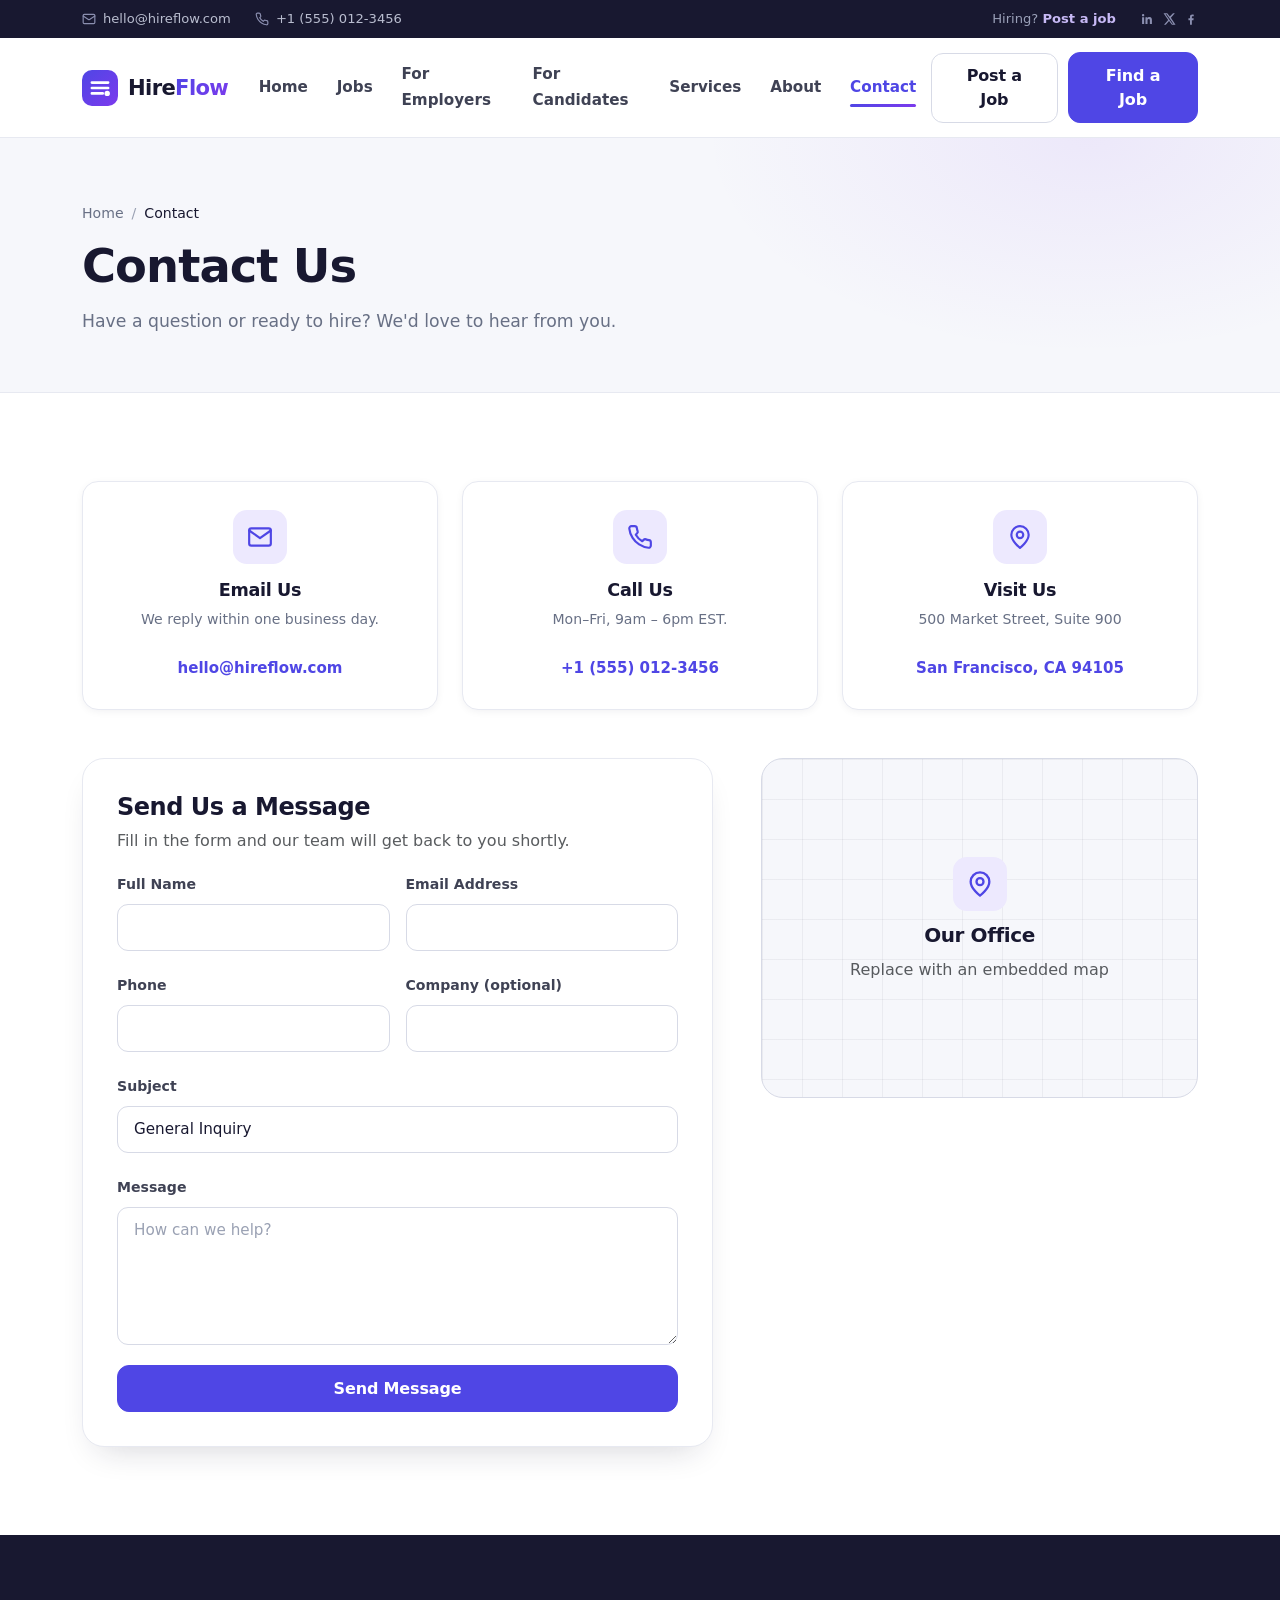
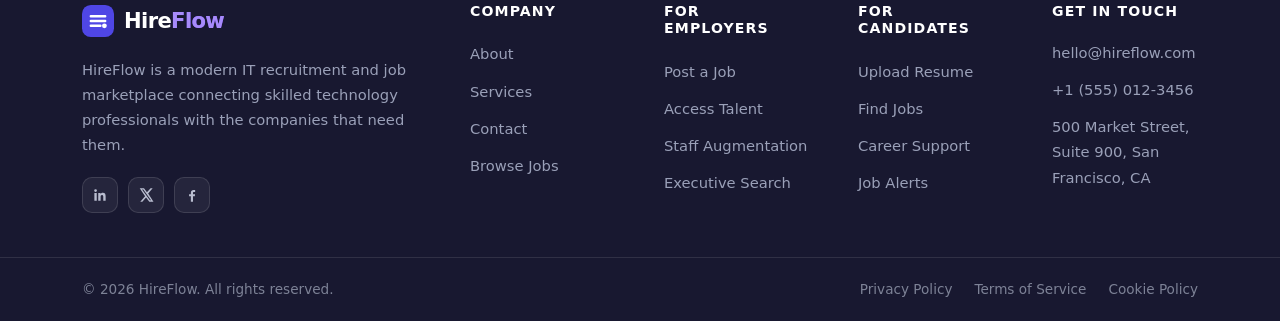
<file: contact.html>
<!DOCTYPE html>
<html lang="en">
<head>
  <meta charset="UTF-8">
  <meta name="viewport" content="width=device-width, initial-scale=1.0">
  <title>Contact Us — HireFlow</title>
  <meta name="description" content="Get in touch with HireFlow. Reach our team by email, phone or office, or send us a message about your staffing and recruitment needs.">
  <link rel="stylesheet" href="assets/bootstrap/css/bootstrap.min.css">
  <link rel="stylesheet" href="css/style.css">
</head>
<body>

  <div id="header"></div>
  <div id="navbar"></div>

  <!-- ========================= PAGE HERO ========================= -->
  <section class="page-hero">
    <div class="container">
      <nav aria-label="breadcrumb"><ol class="breadcrumb"><li class="breadcrumb-item"><a href="index.html">Home</a></li><li class="breadcrumb-item active" aria-current="page">Contact</li></ol></nav>
      <h1>Contact Us</h1>
      <p class="lead">Have a question or ready to hire? We'd love to hear from you.</p>
    </div>
  </section>

  <!-- ========================= CONTACT CARDS ========================= -->
  <section class="section">
    <div class="container">
      <div class="row g-4 mb-5">
        <div class="col-md-4">
          <div class="card-contact reveal">
            <div class="icon-badge"><svg viewBox="0 0 24 24" width="26" height="26" fill="none" stroke="currentColor" stroke-width="2" stroke-linecap="round" stroke-linejoin="round"><path d="M4 4h16c1.1 0 2 .9 2 2v12c0 1.1-.9 2-2 2H4c-1.1 0-2-.9-2-2V6c0-1.1.9-2 2-2z"/><path d="m22 6-10 7L2 6"/></svg></div>
            <h4>Email Us</h4>
            <p>We reply within one business day.</p>
            <a class="contact-link" href="mailto:hello@hireflow.com">hello@hireflow.com</a>
          </div>
        </div>
        <div class="col-md-4">
          <div class="card-contact reveal" data-delay="1">
            <div class="icon-badge"><svg viewBox="0 0 24 24" width="26" height="26" fill="none" stroke="currentColor" stroke-width="2" stroke-linecap="round" stroke-linejoin="round"><path d="M22 16.92v3a2 2 0 0 1-2.18 2 19.79 19.79 0 0 1-8.63-3.07 19.5 19.5 0 0 1-6-6 19.79 19.79 0 0 1-3.07-8.67A2 2 0 0 1 4.11 2h3a2 2 0 0 1 2 1.72c.127.96.361 1.903.7 2.81a2 2 0 0 1-.45 2.11L8.09 9.91a16 16 0 0 0 6 6l1.27-1.27a2 2 0 0 1 2.11-.45c.907.339 1.85.573 2.81.7A2 2 0 0 1 22 16.92z"/></svg></div>
            <h4>Call Us</h4>
            <p>Mon–Fri, 9am – 6pm EST.</p>
            <a class="contact-link" href="tel:+15550123456">+1 (555) 012-3456</a>
          </div>
        </div>
        <div class="col-md-4">
          <div class="card-contact reveal" data-delay="2">
            <div class="icon-badge"><svg viewBox="0 0 24 24" width="26" height="26" fill="none" stroke="currentColor" stroke-width="2" stroke-linecap="round" stroke-linejoin="round"><path d="M20 10c0 6-8 12-8 12s-8-6-8-12a8 8 0 0 1 16 0Z"/><circle cx="12" cy="10" r="3"/></svg></div>
            <h4>Visit Us</h4>
            <p>500 Market Street, Suite 900</p>
            <a class="contact-link" href="#">San Francisco, CA 94105</a>
          </div>
        </div>
      </div>

      <div class="row g-5 align-items-start">
        <!-- Form -->
        <div class="col-lg-7">
          <div class="form-panel">
            <div class="form-wrap">
              <h4 class="mb-1">Send Us a Message</h4>
              <p class="text-muted">Fill in the form and our team will get back to you shortly.</p>
              <form data-validate>
                <div class="row g-3">
                  <div class="col-md-6">
                    <div class="form-group">
                      <label class="form-label" for="ctName">Full Name</label>
                      <input type="text" class="form-control" id="ctName" required>
                      <span class="form-error"></span>
                    </div>
                  </div>
                  <div class="col-md-6">
                    <div class="form-group">
                      <label class="form-label" for="ctEmail">Email Address</label>
                      <input type="email" class="form-control" id="ctEmail" data-validate="email" required>
                      <span class="form-error"></span>
                    </div>
                  </div>
                </div>
                <div class="row g-3">
                  <div class="col-md-6">
                    <div class="form-group">
                      <label class="form-label" for="ctPhone">Phone</label>
                      <input type="text" class="form-control" id="ctPhone" data-validate="phone" required>
                      <span class="form-error"></span>
                    </div>
                  </div>
                  <div class="col-md-6">
                    <div class="form-group">
                      <label class="form-label" for="ctCompany">Company (optional)</label>
                      <input type="text" class="form-control" id="ctCompany">
                    </div>
                  </div>
                </div>
                <div class="form-group">
                  <label class="form-label" for="ctSubject">Subject</label>
                  <select class="form-select" id="ctSubject">
                    <option value="general">General Inquiry</option>
                    <option value="hiring">I'm Hiring Talent</option>
                    <option value="candidate">I'm Looking for a Job</option>
                    <option value="partnership">Partnership</option>
                    <option value="other">Other</option>
                  </select>
                </div>
                <div class="form-group">
                  <label class="form-label" for="ctMessage">Message</label>
                  <textarea class="form-control" id="ctMessage" rows="5" required placeholder="How can we help?"></textarea>
                  <span class="form-error"></span>
                </div>
                <button type="submit" class="btn btn-primary btn-block">Send Message</button>
              </form>
            </div>
          </div>
        </div>

        <!-- Map placeholder -->
        <div class="col-lg-5">
          <div class="map-placeholder reveal">
            <div class="grid-bg"></div>
            <div class="center-pill px-4">
              <div class="icon-badge"><svg viewBox="0 0 24 24" width="28" height="28" fill="none" stroke="currentColor" stroke-width="2" stroke-linecap="round" stroke-linejoin="round"><path d="M20 10c0 6-8 12-8 12s-8-6-8-12a8 8 0 0 1 16 0Z"/><circle cx="12" cy="10" r="3"/></svg></div>
              <h5>Our Office</h5>
              <p class="text-muted">Replace with an embedded map</p>
            </div>
          </div>
        </div>
      </div>
    </div>
  </section>

  <div id="footer"></div>

  <script src="assets/jquery/jquery.min.js"></script>
  <script src="assets/bootstrap/js/bootstrap.bundle.min.js"></script>
  <script src="js/components.js"></script>
  <script src="js/app.js"></script>
</body>
</html>
</file>
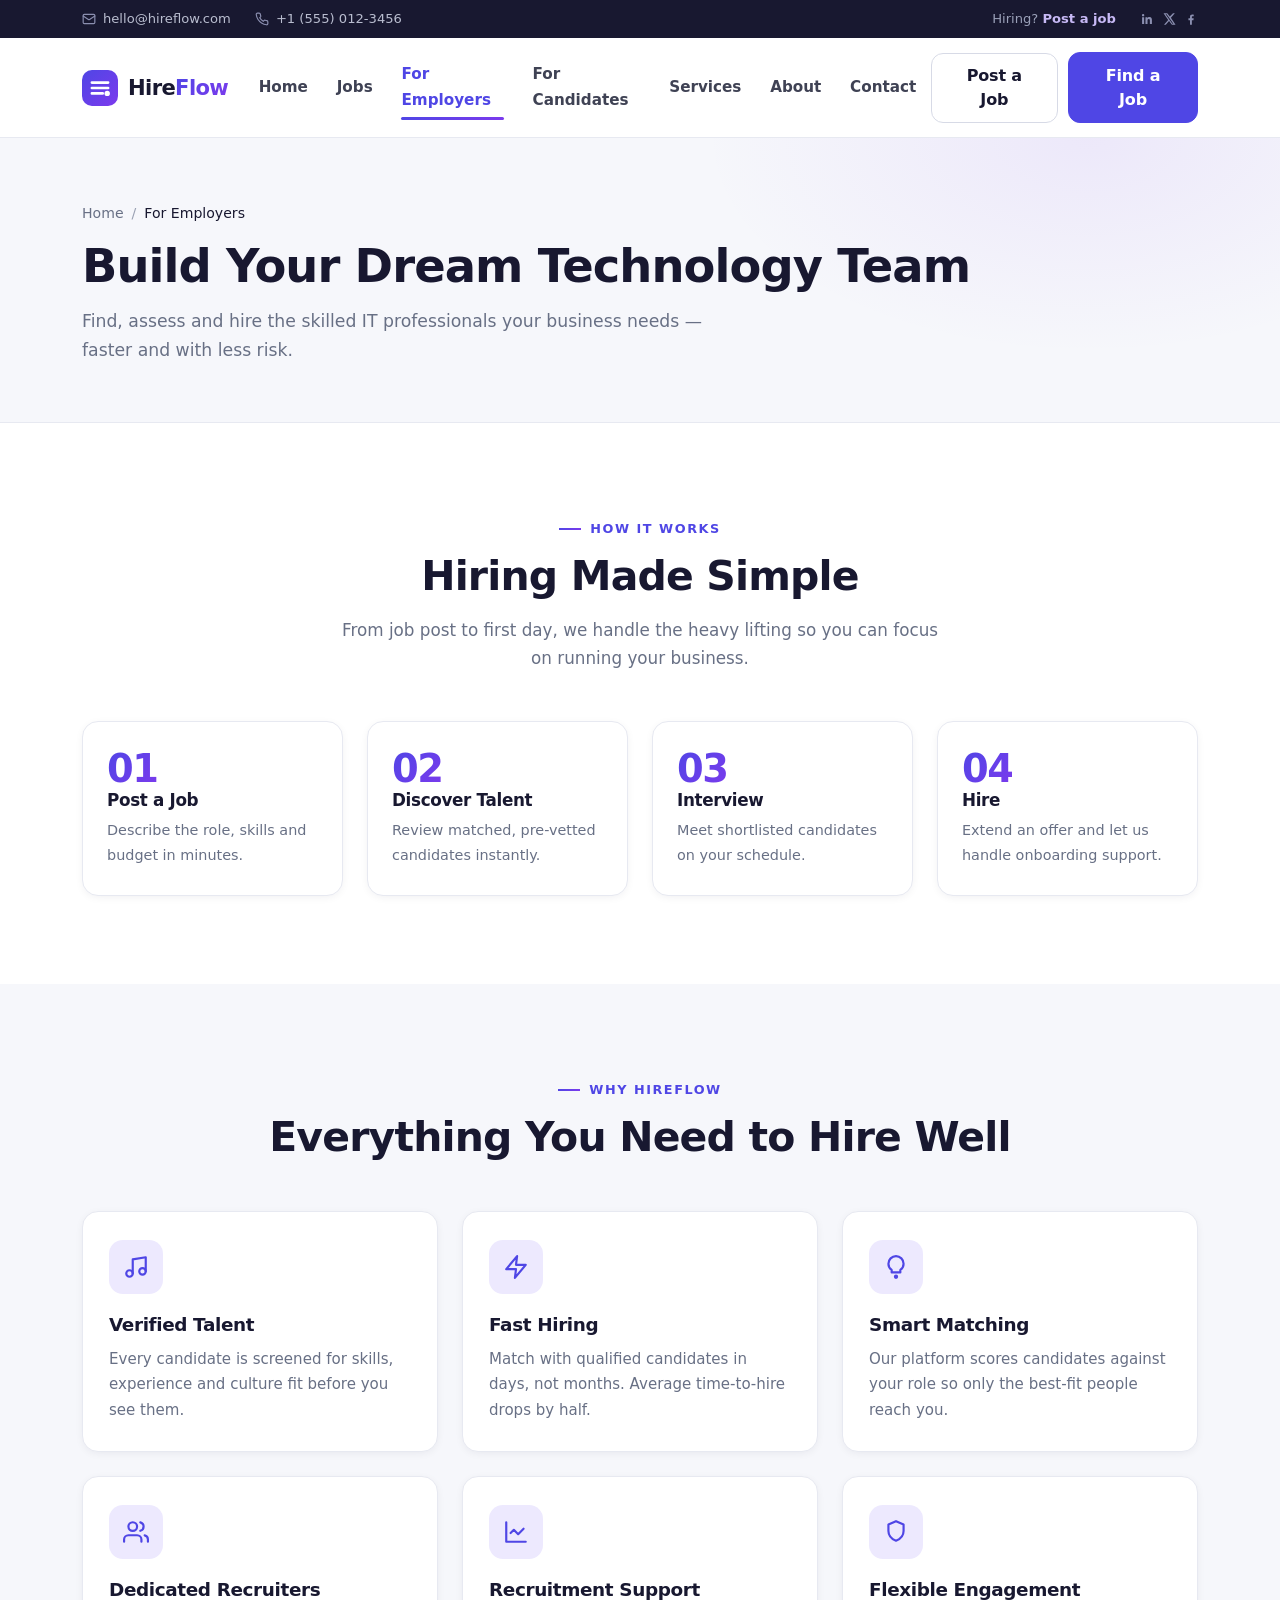
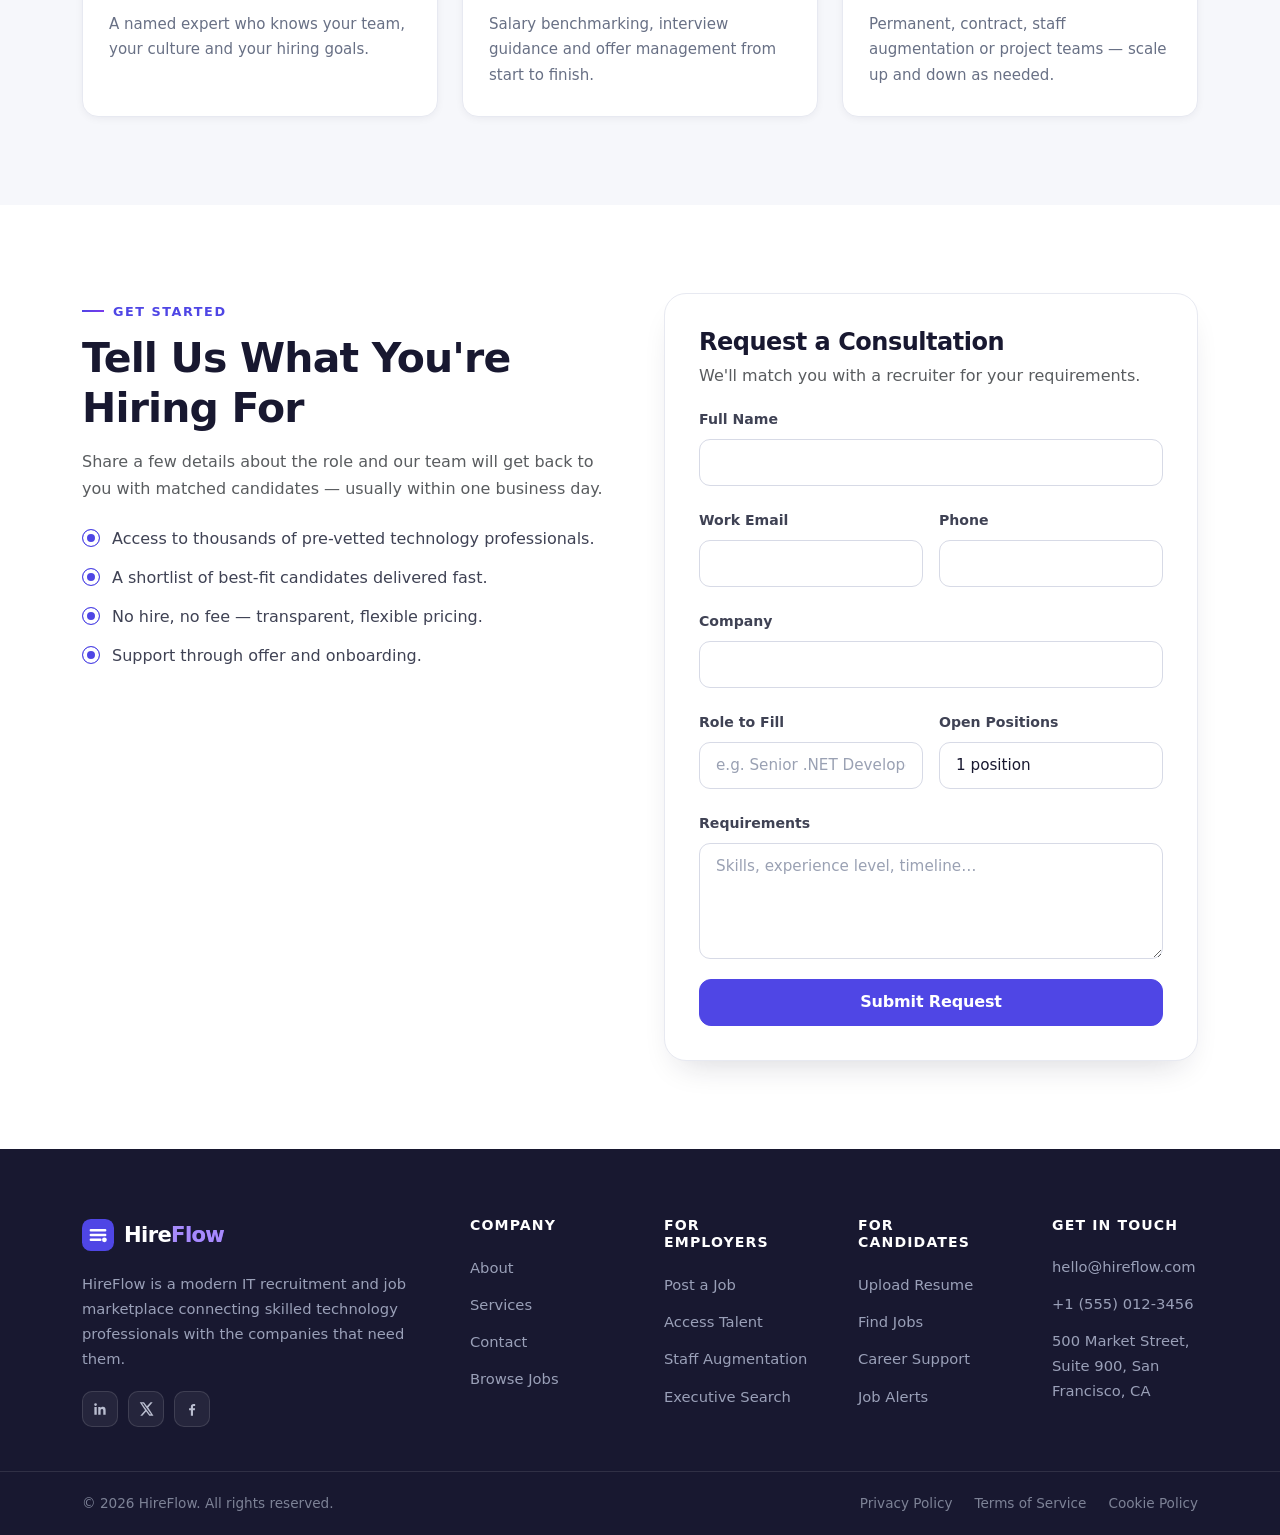
<file: employers.html>
<!DOCTYPE html>
<html lang="en">
<head>
  <meta charset="UTF-8">
  <meta name="viewport" content="width=device-width, initial-scale=1.0">
  <title>For Employers — HireFlow</title>
  <meta name="description" content="Hire skilled technology professionals faster with HireFlow. Post jobs, access pre-vetted talent, and get dedicated recruitment support for your team.">
  <link rel="stylesheet" href="assets/bootstrap/css/bootstrap.min.css">
  <link rel="stylesheet" href="css/style.css">
</head>
<body>

  <div id="header"></div>
  <div id="navbar"></div>

  <!-- ========================= PAGE HERO ========================= -->
  <section class="page-hero">
    <div class="container">
      <nav aria-label="breadcrumb"><ol class="breadcrumb"><li class="breadcrumb-item"><a href="index.html">Home</a></li><li class="breadcrumb-item active" aria-current="page">For Employers</li></ol></nav>
      <h1>Build Your Dream Technology Team</h1>
      <p class="lead">Find, assess and hire the skilled IT professionals your business needs — faster and with less risk.</p>
    </div>
  </section>

  <!-- ========================= HOW IT WORKS (EMPLOYERS) ========================= -->
  <section class="section">
    <div class="container">
      <div class="text-center mb-5">
        <span class="eyebrow">How It Works</span>
        <h2 class="section-title">Hiring Made Simple</h2>
        <p class="section-lead center">From job post to first day, we handle the heavy lifting so you can focus on running your business.</p>
      </div>
      <div class="row g-4">
        <div class="col-md-6 col-lg-3">
          <div class="step-card reveal"><span class="step-num">01</span><h4>Post a Job</h4><p>Describe the role, skills and budget in minutes.</p></div>
        </div>
        <div class="col-md-6 col-lg-3">
          <div class="step-card reveal" data-delay="1"><span class="step-num">02</span><h4>Discover Talent</h4><p>Review matched, pre-vetted candidates instantly.</p></div>
        </div>
        <div class="col-md-6 col-lg-3">
          <div class="step-card reveal" data-delay="2"><span class="step-num">03</span><h4>Interview</h4><p>Meet shortlisted candidates on your schedule.</p></div>
        </div>
        <div class="col-md-6 col-lg-3">
          <div class="step-card reveal" data-delay="3"><span class="step-num">04</span><h4>Hire</h4><p>Extend an offer and let us handle onboarding support.</p></div>
        </div>
      </div>
    </div>
  </section>

  <!-- ========================= EMPLOYER BENEFITS ========================= -->
  <section class="section section-soft">
    <div class="container">
      <div class="text-center mb-5">
        <span class="eyebrow">Why HireFlow</span>
        <h2 class="section-title">Everything You Need to Hire Well</h2>
      </div>
      <div class="row g-4">
        <div class="col-md-6 col-lg-4">
          <div class="feature-card reveal">
            <div class="icon-badge"><svg viewBox="0 0 24 24" width="26" height="26" fill="none" stroke="currentColor" stroke-width="2" stroke-linecap="round" stroke-linejoin="round"><path d="M9 18V5l12-2v13"/><circle cx="6" cy="18" r="3"/><circle cx="18" cy="16" r="3"/></svg></div>
            <h3>Verified Talent</h3>
            <p>Every candidate is screened for skills, experience and culture fit before you see them.</p>
          </div>
        </div>
        <div class="col-md-6 col-lg-4">
          <div class="feature-card reveal" data-delay="1">
            <div class="icon-badge"><svg viewBox="0 0 24 24" width="26" height="26" fill="none" stroke="currentColor" stroke-width="2" stroke-linecap="round" stroke-linejoin="round"><path d="M13 2 3 14h9l-1 8 10-12h-9l1-8z"/></svg></div>
            <h3>Fast Hiring</h3>
            <p>Match with qualified candidates in days, not months. Average time-to-hire drops by half.</p>
          </div>
        </div>
        <div class="col-md-6 col-lg-4">
          <div class="feature-card reveal" data-delay="2">
            <div class="icon-badge"><svg viewBox="0 0 24 24" width="26" height="26" fill="none" stroke="currentColor" stroke-width="2" stroke-linecap="round" stroke-linejoin="round"><path d="M12 2a7 7 0 0 0-7 7c0 2.4 1.2 4.5 3 5.7V17h8v-2.3c1.8-1.2 3-3.3 3-5.7a7 7 0 0 0-7-7z"/><circle cx="12" cy="21" r="1"/></svg></div>
            <h3>Smart Matching</h3>
            <p>Our platform scores candidates against your role so only the best-fit people reach you.</p>
          </div>
        </div>
        <div class="col-md-6 col-lg-4">
          <div class="feature-card reveal" data-delay="3">
            <div class="icon-badge"><svg viewBox="0 0 24 24" width="26" height="26" fill="none" stroke="currentColor" stroke-width="2" stroke-linecap="round" stroke-linejoin="round"><path d="M17 21v-2a4 4 0 0 0-4-4H5a4 4 0 0 0-4 4v2"/><circle cx="9" cy="7" r="4"/><path d="M23 21v-2a4 4 0 0 0-3-3.87"/><path d="M16 3.13a4 4 0 0 1 0 7.75"/></svg></div>
            <h3>Dedicated Recruiters</h3>
            <p>A named expert who knows your team, your culture and your hiring goals.</p>
          </div>
        </div>
        <div class="col-md-6 col-lg-4">
          <div class="feature-card reveal" data-delay="4">
            <div class="icon-badge"><svg viewBox="0 0 24 24" width="26" height="26" fill="none" stroke="currentColor" stroke-width="2" stroke-linecap="round" stroke-linejoin="round"><path d="M3 3v18h18"/><path d="m19 9-5 5-4-4-3 3"/></svg></div>
            <h3>Recruitment Support</h3>
            <p>Salary benchmarking, interview guidance and offer management from start to finish.</p>
          </div>
        </div>
        <div class="col-md-6 col-lg-4">
          <div class="feature-card reveal" data-delay="5">
            <div class="icon-badge"><svg viewBox="0 0 24 24" width="26" height="26" fill="none" stroke="currentColor" stroke-width="2" stroke-linecap="round" stroke-linejoin="round"><path d="M12 2l7 3v6c0 4.4-3 7.4-7 9-4-1.6-7-4.6-7-9V5z"/></svg></div>
            <h3>Flexible Engagement</h3>
            <p>Permanent, contract, staff augmentation or project teams — scale up and down as needed.</p>
          </div>
        </div>
      </div>
    </div>
  </section>

  <!-- ========================= CHECKLIST + FORM ========================= -->
  <section class="section" id="post-job">
    <div class="container">
      <div class="row g-5 align-items-start">
        <div class="col-lg-6">
          <span class="eyebrow">Get Started</span>
          <h2 class="section-title">Tell Us What You're Hiring For</h2>
          <p class="text-muted mb-3">
            Share a few details about the role and our team will get back to you with matched candidates —
            usually within one business day.
          </p>
          <ul class="check-list">
            <li>Access to thousands of pre-vetted technology professionals.</li>
            <li>A shortlist of best-fit candidates delivered fast.</li>
            <li>No hire, no fee — transparent, flexible pricing.</li>
            <li>Support through offer and onboarding.</li>
          </ul>
        </div>
        <div class="col-lg-6">
          <div class="form-panel">
            <div class="form-wrap">
              <h4 class="mb-1">Request a Consultation</h4>
              <p class="text-muted">We'll match you with a recruiter for your requirements.</p>
              <form data-validate>
                <div class="form-group">
                  <label class="form-label" for="empName">Full Name</label>
                  <input type="text" class="form-control" id="empName" required>
                  <span class="form-error"></span>
                </div>
                <div class="row g-3">
                  <div class="col-md-6">
                    <div class="form-group">
                      <label class="form-label" for="empEmail">Work Email</label>
                      <input type="email" class="form-control" id="empEmail" data-validate="email" required>
                      <span class="form-error"></span>
                    </div>
                  </div>
                  <div class="col-md-6">
                    <div class="form-group">
                      <label class="form-label" for="empPhone">Phone</label>
                      <input type="text" class="form-control" id="empPhone" data-validate="phone" required>
                      <span class="form-error"></span>
                    </div>
                  </div>
                </div>
                <div class="form-group">
                  <label class="form-label" for="empCompany">Company</label>
                  <input type="text" class="form-control" id="empCompany" required>
                  <span class="form-error"></span>
                </div>
                <div class="row g-3">
                  <div class="col-md-6">
                    <div class="form-group">
                      <label class="form-label" for="empRole">Role to Fill</label>
                      <input type="text" class="form-control" id="empRole" placeholder="e.g. Senior .NET Developer">
                    </div>
                  </div>
                  <div class="col-md-6">
                    <div class="form-group">
                      <label class="form-label" for="empCount">Open Positions</label>
                      <select class="form-select" id="empCount">
                        <option value="1">1 position</option>
                        <option value="2-5">2 – 5 positions</option>
                        <option value="6-10">6 – 10 positions</option>
                        <option value="10+">10+ positions</option>
                      </select>
                    </div>
                  </div>
                </div>
                <div class="form-group">
                  <label class="form-label" for="empMessage">Requirements</label>
                  <textarea class="form-control" id="empMessage" rows="4" placeholder="Skills, experience level, timeline…"></textarea>
                </div>
                <button type="submit" class="btn btn-primary btn-block">Submit Request</button>
              </form>
            </div>
          </div>
        </div>
      </div>
    </div>
  </section>

  <div id="footer"></div>

  <script src="assets/jquery/jquery.min.js"></script>
  <script src="assets/bootstrap/js/bootstrap.bundle.min.js"></script>
  <script src="js/components.js"></script>
  <script src="js/app.js"></script>
</body>
</html>
</file>
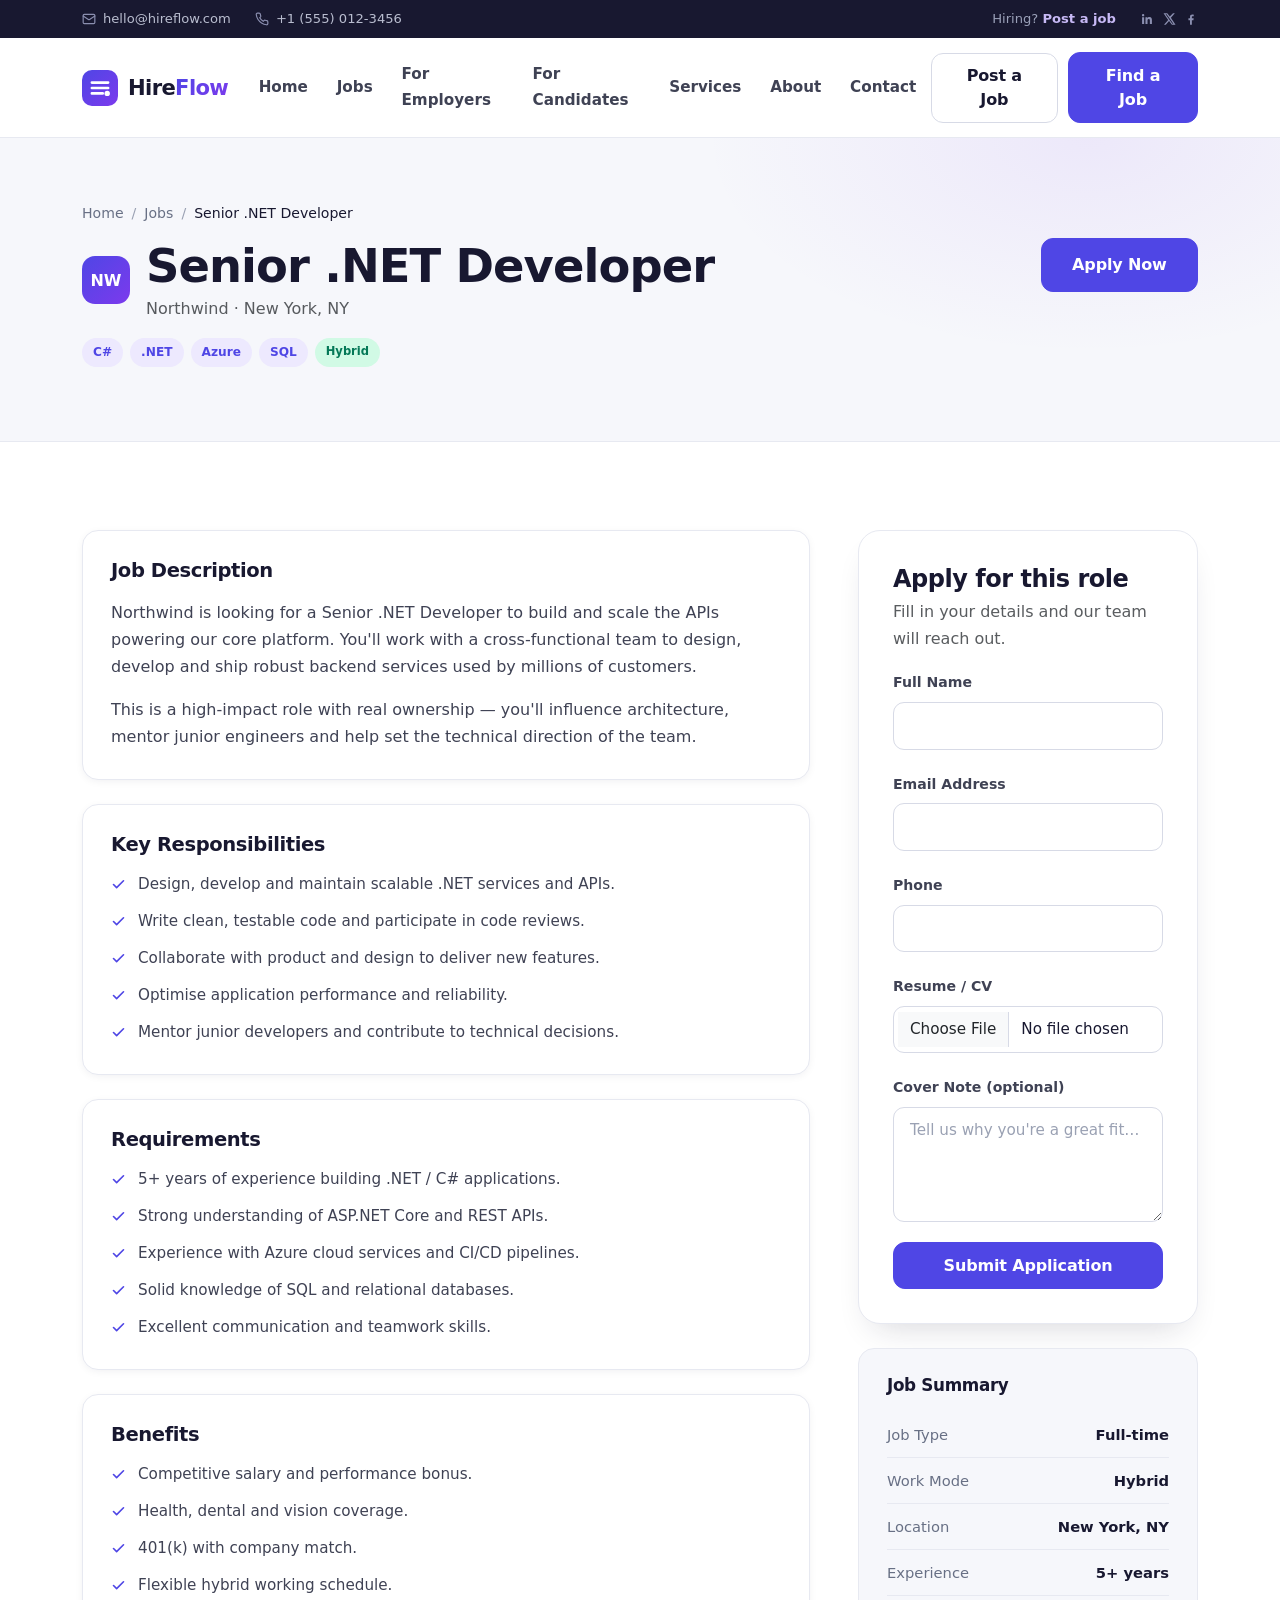
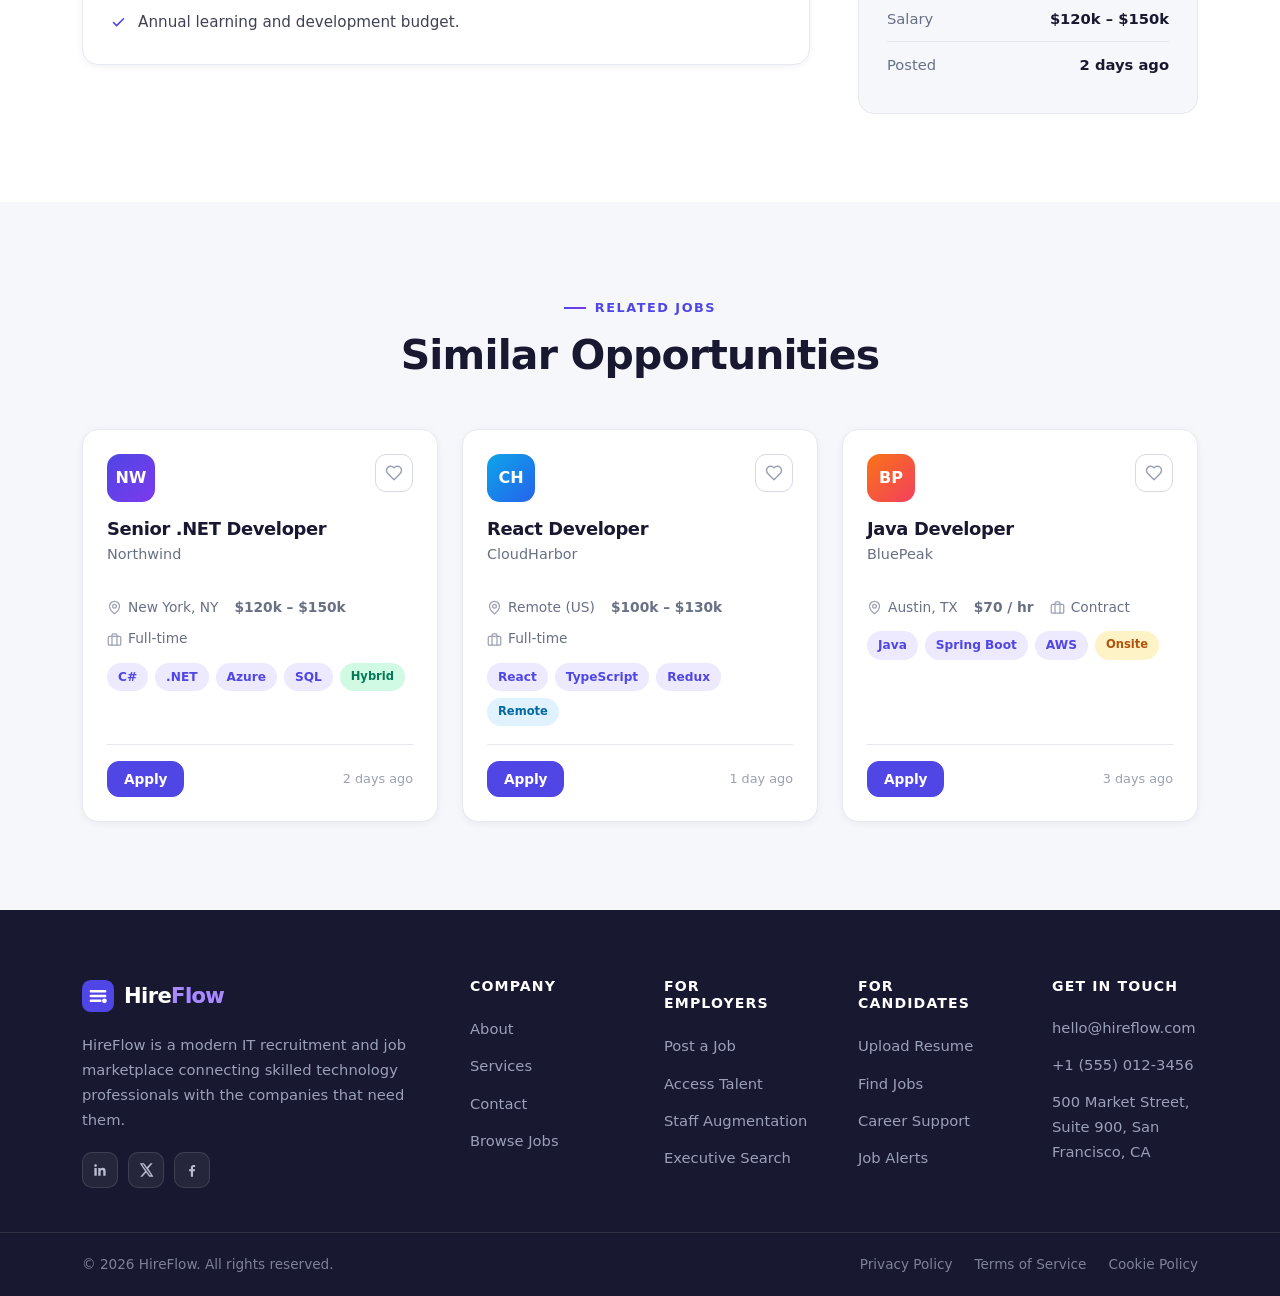
<file: job-details.html>
<!DOCTYPE html>
<html lang="en">
<head>
  <meta charset="UTF-8">
  <meta name="viewport" content="width=device-width, initial-scale=1.0">
  <title>Senior .NET Developer — HireFlow</title>
  <meta name="description" content="Apply for the Senior .NET Developer role at Northwind through HireFlow. View responsibilities, requirements and benefits, then submit your application.">
  <link rel="stylesheet" href="assets/bootstrap/css/bootstrap.min.css">
  <link rel="stylesheet" href="css/style.css">
</head>
<body>

  <div id="header"></div>
  <div id="navbar"></div>

  <!-- ========================= PAGE HERO ========================= -->
  <section class="page-hero">
    <div class="container">
      <nav aria-label="breadcrumb"><ol class="breadcrumb"><li class="breadcrumb-item"><a href="index.html">Home</a></li><li class="breadcrumb-item"><a href="jobs.html">Jobs</a></li><li class="breadcrumb-item active" aria-current="page">Senior .NET Developer</li></ol></nav>
      <div class="d-flex flex-wrap align-items-start justify-content-between gap-3">
        <div>
          <div class="d-flex align-items-center gap-3 mb-2">
            <div class="company-logo cl-1">NW</div>
            <div>
              <h1 class="mb-0">Senior .NET Developer</h1>
              <span class="text-muted">Northwind · New York, NY</span>
            </div>
          </div>
          <div class="job-tags mt-3">
            <span class="tech-tag">C#</span>
            <span class="tech-tag">.NET</span>
            <span class="tech-tag">Azure</span>
            <span class="tech-tag">SQL</span>
            <span class="work-mode-badge hybrid">Hybrid</span>
          </div>
        </div>
        <a href="#apply" class="btn btn-primary btn-lg">Apply Now</a>
      </div>
    </div>
  </section>

  <!-- ========================= JOB DETAIL ========================= -->
  <section class="section">
    <div class="container">
      <div class="row g-5">

        <div class="col-lg-8">
          <div class="job-detail-block">
            <h3 class="job-detail-title">Job Description</h3>
            <p>
              Northwind is looking for a Senior .NET Developer to build and scale the APIs powering our core
              platform. You'll work with a cross-functional team to design, develop and ship robust backend
              services used by millions of customers.
            </p>
            <p>
              This is a high-impact role with real ownership — you'll influence architecture, mentor junior
              engineers and help set the technical direction of the team.
            </p>
          </div>

          <div class="job-detail-block">
            <h3 class="job-detail-title">Key Responsibilities</h3>
            <ul class="job-list">
              <li>Design, develop and maintain scalable .NET services and APIs.</li>
              <li>Write clean, testable code and participate in code reviews.</li>
              <li>Collaborate with product and design to deliver new features.</li>
              <li>Optimise application performance and reliability.</li>
              <li>Mentor junior developers and contribute to technical decisions.</li>
            </ul>
          </div>

          <div class="job-detail-block">
            <h3 class="job-detail-title">Requirements</h3>
            <ul class="job-list">
              <li>5+ years of experience building .NET / C# applications.</li>
              <li>Strong understanding of ASP.NET Core and REST APIs.</li>
              <li>Experience with Azure cloud services and CI/CD pipelines.</li>
              <li>Solid knowledge of SQL and relational databases.</li>
              <li>Excellent communication and teamwork skills.</li>
            </ul>
          </div>

          <div class="job-detail-block">
            <h3 class="job-detail-title">Benefits</h3>
            <ul class="job-list">
              <li>Competitive salary and performance bonus.</li>
              <li>Health, dental and vision coverage.</li>
              <li>401(k) with company match.</li>
              <li>Flexible hybrid working schedule.</li>
              <li>Annual learning and development budget.</li>
            </ul>
          </div>
        </div>

        <!-- Sidebar -->
        <div class="col-lg-4">
          <div class="form-panel" id="apply">
            <div class="form-wrap">
              <h4 class="mb-1">Apply for this role</h4>
              <p class="text-muted">Fill in your details and our team will reach out.</p>
              <form data-validate>
                <div class="form-group">
                  <label class="form-label" for="jdName">Full Name</label>
                  <input type="text" class="form-control" id="jdName" required>
                  <span class="form-error"></span>
                </div>
                <div class="form-group">
                  <label class="form-label" for="jdEmail">Email Address</label>
                  <input type="email" class="form-control" id="jdEmail" data-validate="email" required>
                  <span class="form-error"></span>
                </div>
                <div class="form-group">
                  <label class="form-label" for="jdPhone">Phone</label>
                  <input type="text" class="form-control" id="jdPhone" data-validate="phone" required>
                  <span class="form-error"></span>
                </div>
                <div class="form-group">
                  <label class="form-label" for="jdResume">Resume / CV</label>
                  <input type="file" class="form-control" id="jdResume">
                  <span class="form-error"></span>
                </div>
                <div class="form-group">
                  <label class="form-label" for="jdMessage">Cover Note (optional)</label>
                  <textarea class="form-control" id="jdMessage" rows="4" placeholder="Tell us why you're a great fit…"></textarea>
                </div>
                <button type="submit" class="btn btn-primary btn-block">Submit Application</button>
              </form>
            </div>
          </div>

          <div class="job-sidebar-card mt-4">
            <h5>Job Summary</h5>
            <ul class="job-summary-list">
              <li><span>Job Type</span><strong>Full-time</strong></li>
              <li><span>Work Mode</span><strong>Hybrid</strong></li>
              <li><span>Location</span><strong>New York, NY</strong></li>
              <li><span>Experience</span><strong>5+ years</strong></li>
              <li><span>Salary</span><strong>$120k – $150k</strong></li>
              <li><span>Posted</span><strong>2 days ago</strong></li>
            </ul>
          </div>
        </div>

      </div>
    </div>
  </section>

  <!-- ========================= RELATED JOBS ========================= -->
  <section class="section section-soft">
    <div class="container">
      <div class="text-center mb-5">
        <span class="eyebrow">Related Jobs</span>
        <h2 class="section-title">Similar Opportunities</h2>
      </div>
      <div id="relatedJobs" class="row g-4"></div>
    </div>
  </section>

  <div id="footer"></div>

  <script src="assets/jquery/jquery.min.js"></script>
  <script src="assets/bootstrap/js/bootstrap.bundle.min.js"></script>
  <script src="js/components.js"></script>
  <script src="js/jobs-data.js"></script>
  <script src="js/app.js"></script>
</body>
</html>
</file>
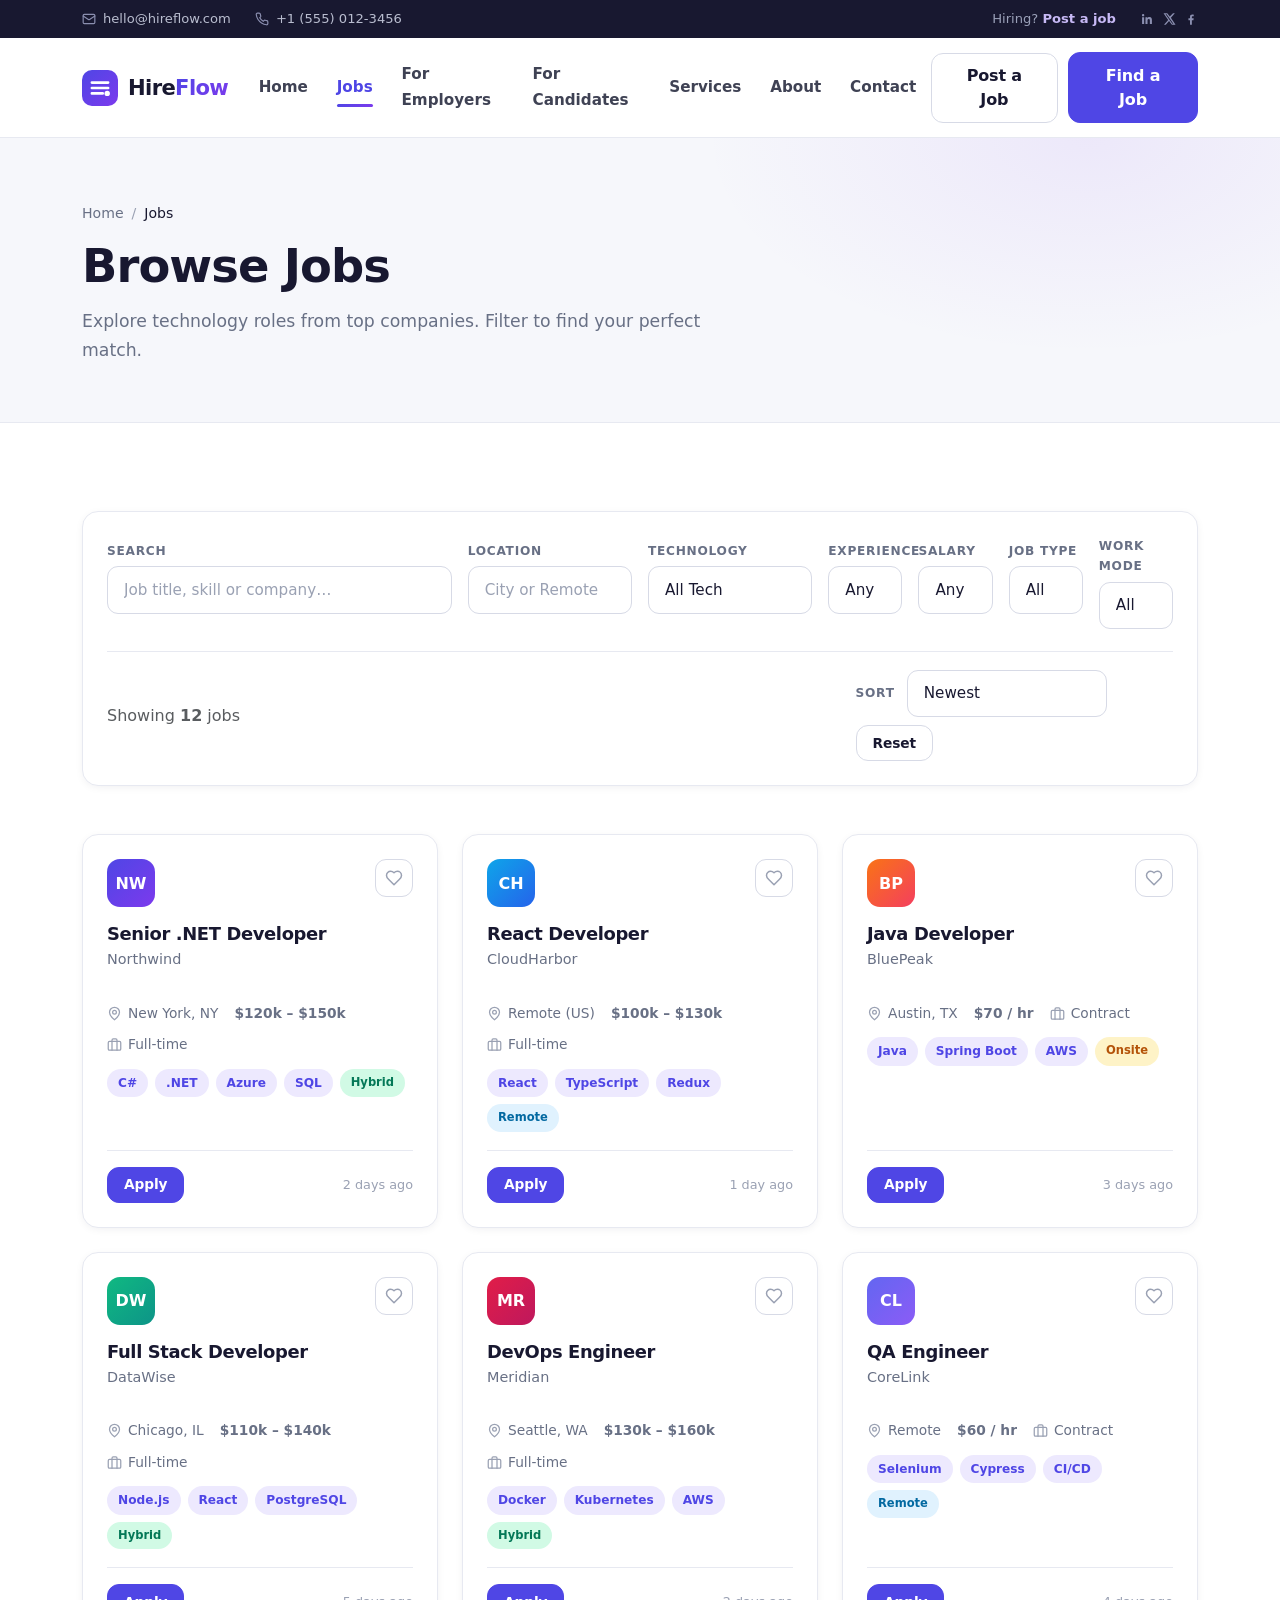
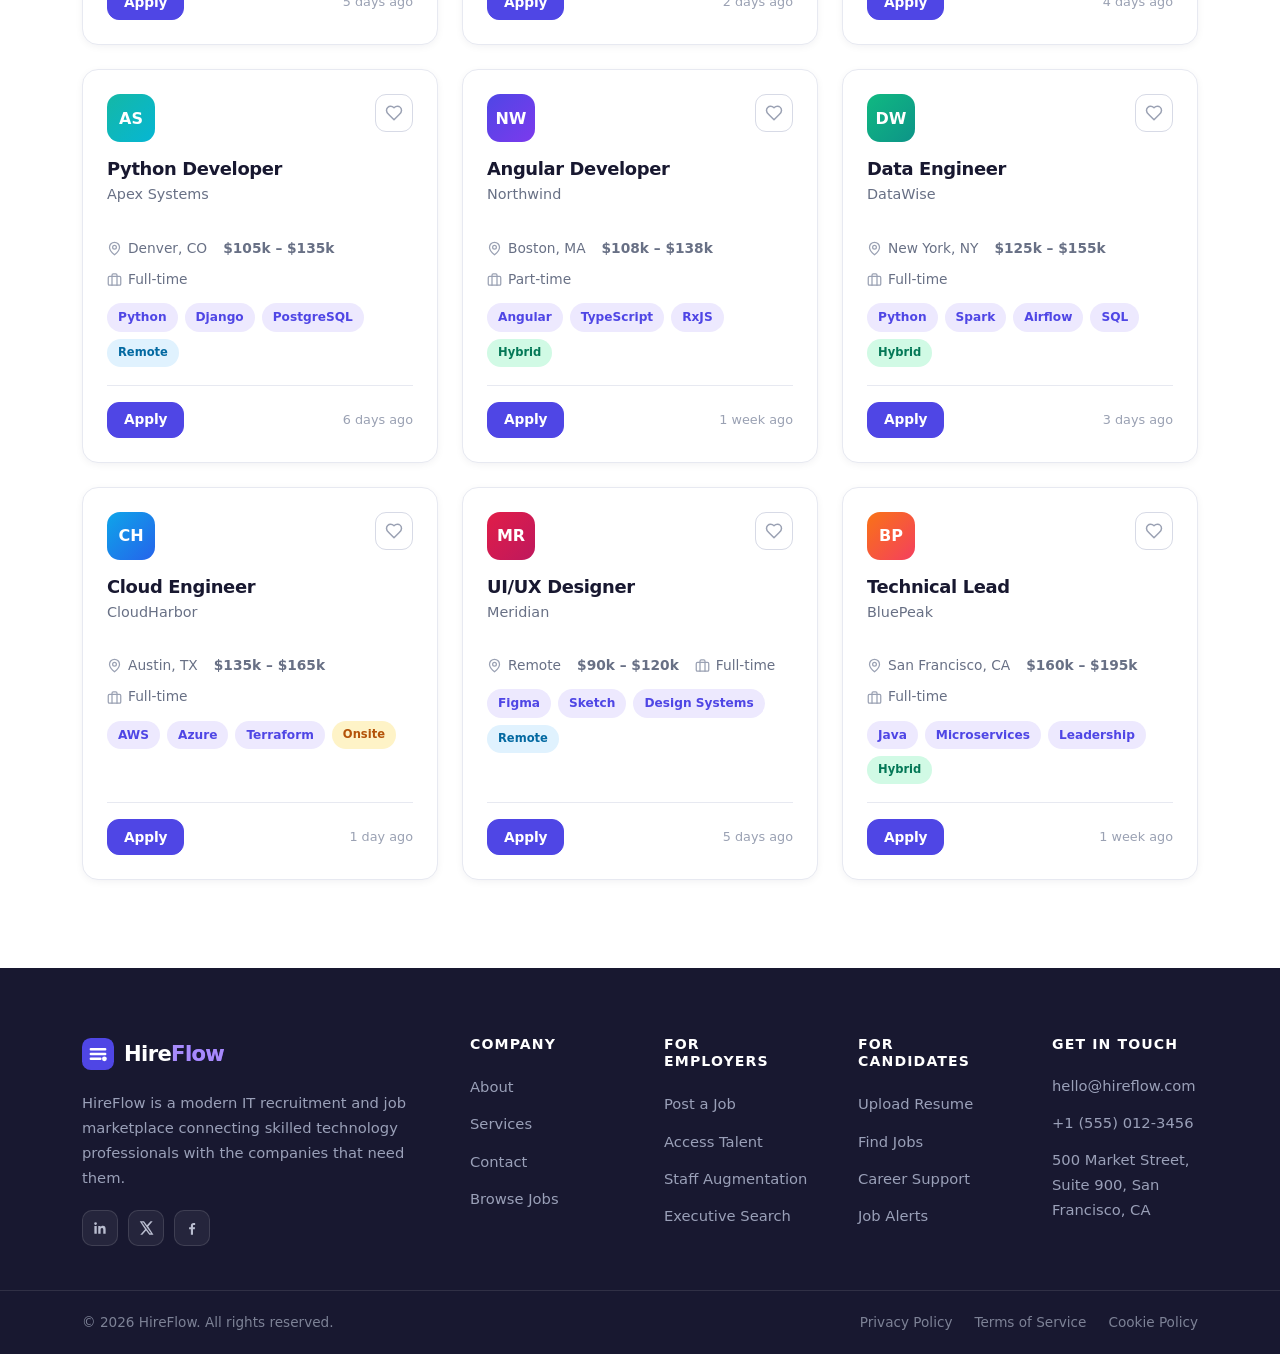
<file: jobs.html>
<!DOCTYPE html>
<html lang="en">
<head>
  <meta charset="UTF-8">
  <meta name="viewport" content="width=device-width, initial-scale=1.0">
  <title>Browse Jobs — HireFlow</title>
  <meta name="description" content="Browse IT jobs on HireFlow. Search and filter technology roles by location, technology, experience, salary, job type and work mode.">
  <link rel="stylesheet" href="assets/bootstrap/css/bootstrap.min.css">
  <link rel="stylesheet" href="css/style.css">
</head>
<body>

  <div id="header"></div>
  <div id="navbar"></div>

  <!-- ========================= PAGE HERO ========================= -->
  <section class="page-hero">
    <div class="container">
      <nav aria-label="breadcrumb"><ol class="breadcrumb"><li class="breadcrumb-item"><a href="index.html">Home</a></li><li class="breadcrumb-item active" aria-current="page">Jobs</li></ol></nav>
      <h1>Browse Jobs</h1>
      <p class="lead">Explore technology roles from top companies. Filter to find your perfect match.</p>
    </div>
  </section>

  <!-- ========================= JOB MARKETPLACE ========================= -->
  <section class="section">
    <div class="container">

      <!-- Filter bar -->
      <div class="filter-bar">
        <button id="filterToggle" class="btn btn-ghost btn-sm filter-toggle d-lg-none" type="button" aria-expanded="false">
          <svg viewBox="0 0 24 24" width="16" height="16" fill="none" stroke="currentColor" stroke-width="2" stroke-linecap="round" stroke-linejoin="round" aria-hidden="true"><path d="M22 3H2l8 9.46V19l4 2v-8.54L22 3z"/></svg>
          Filters
        </button>

        <div id="filterBody" class="filter-body">
          <div class="row g-3">
            <div class="col-lg-4">
              <label class="form-label" for="jobSearch">Search</label>
              <div class="search-suggest">
                <input type="text" id="jobSearch" class="form-control" placeholder="Job title, skill or company…" autocomplete="off">
              </div>
            </div>
            <div class="col-6 col-md-4 col-lg-2">
              <label class="form-label" for="locationSearch">Location</label>
              <input type="text" id="locationSearch" class="form-control" placeholder="City or Remote">
            </div>
            <div class="col-6 col-md-4 col-lg-2">
              <label class="form-label" for="filterCategory">Technology</label>
              <select id="filterCategory" class="form-select">
                <option value="all">All Tech</option>
                <option value="software">Software Development</option>
                <option value="cloud">Cloud &amp; DevOps</option>
                <option value="data">Data &amp; AI</option>
                <option value="qa">QA &amp; Testing</option>
                <option value="uiux">UI/UX</option>
              </select>
            </div>
            <div class="col-6 col-md-4 col-lg-1">
              <label class="form-label" for="filterExperience">Experience</label>
              <select id="filterExperience" class="form-select">
                <option value="all">Any</option>
                <option value="entry">Entry</option>
                <option value="mid">Mid</option>
                <option value="senior">Senior</option>
                <option value="lead">Lead</option>
              </select>
            </div>
            <div class="col-6 col-md-4 col-lg-1">
              <label class="form-label" for="filterSalary">Salary</label>
              <select id="filterSalary" class="form-select">
                <option value="all">Any</option>
                <option value="0-100">&lt; $100k</option>
                <option value="100-140">$100k – $140k</option>
                <option value="140-300">$140k+</option>
              </select>
            </div>
            <div class="col-6 col-md-4 col-lg-1">
              <label class="form-label" for="filterType">Job Type</label>
              <select id="filterType" class="form-select">
                <option value="all">All</option>
                <option value="full-time">Full-time</option>
                <option value="contract">Contract</option>
                <option value="part-time">Part-time</option>
              </select>
            </div>
            <div class="col-6 col-md-4 col-lg-1">
              <label class="form-label" for="filterMode">Work Mode</label>
              <select id="filterMode" class="form-select">
                <option value="all">All</option>
                <option value="onsite">Onsite</option>
                <option value="hybrid">Hybrid</option>
                <option value="remote">Remote</option>
              </select>
            </div>
          </div>
        </div>

        <div class="filter-bar-bottom">
          <p class="text-muted mb-0">Showing <strong id="resultCount">0</strong> jobs</p>
          <div class="d-flex align-items-center gap-2 flex-wrap">
            <label class="form-label mb-0 me-1" for="sortJobs">Sort</label>
            <select id="sortJobs" class="form-select sort-select">
              <option value="newest">Newest</option>
              <option value="salary-desc">Salary: High to Low</option>
              <option value="salary-asc">Salary: Low to High</option>
              <option value="title">Title: A–Z</option>
            </select>
            <button type="button" id="resetFilters" class="btn btn-ghost btn-sm">Reset</button>
          </div>
        </div>
      </div>

      <!-- Job grid -->
      <div id="jobGrid" class="row g-4 mt-4"></div>

      <div id="noResults" class="no-results text-center" style="display:none;">
        <div class="icon-badge mx-auto mb-3"><svg viewBox="0 0 24 24" width="28" height="28" fill="none" stroke="currentColor" stroke-width="2" stroke-linecap="round" stroke-linejoin="round"><circle cx="11" cy="11" r="8"/><path d="m21 21-4.35-4.35"/></svg></div>
        <h4>No matching jobs found</h4>
        <p class="text-muted">Try adjusting your filters or search keywords.</p>
      </div>

    </div>
  </section>

  <div id="footer"></div>

  <script src="assets/jquery/jquery.min.js"></script>
  <script src="assets/bootstrap/js/bootstrap.bundle.min.js"></script>
  <script src="js/components.js"></script>
  <script src="js/jobs-data.js"></script>
  <script src="js/app.js"></script>
</body>
</html>
</file>
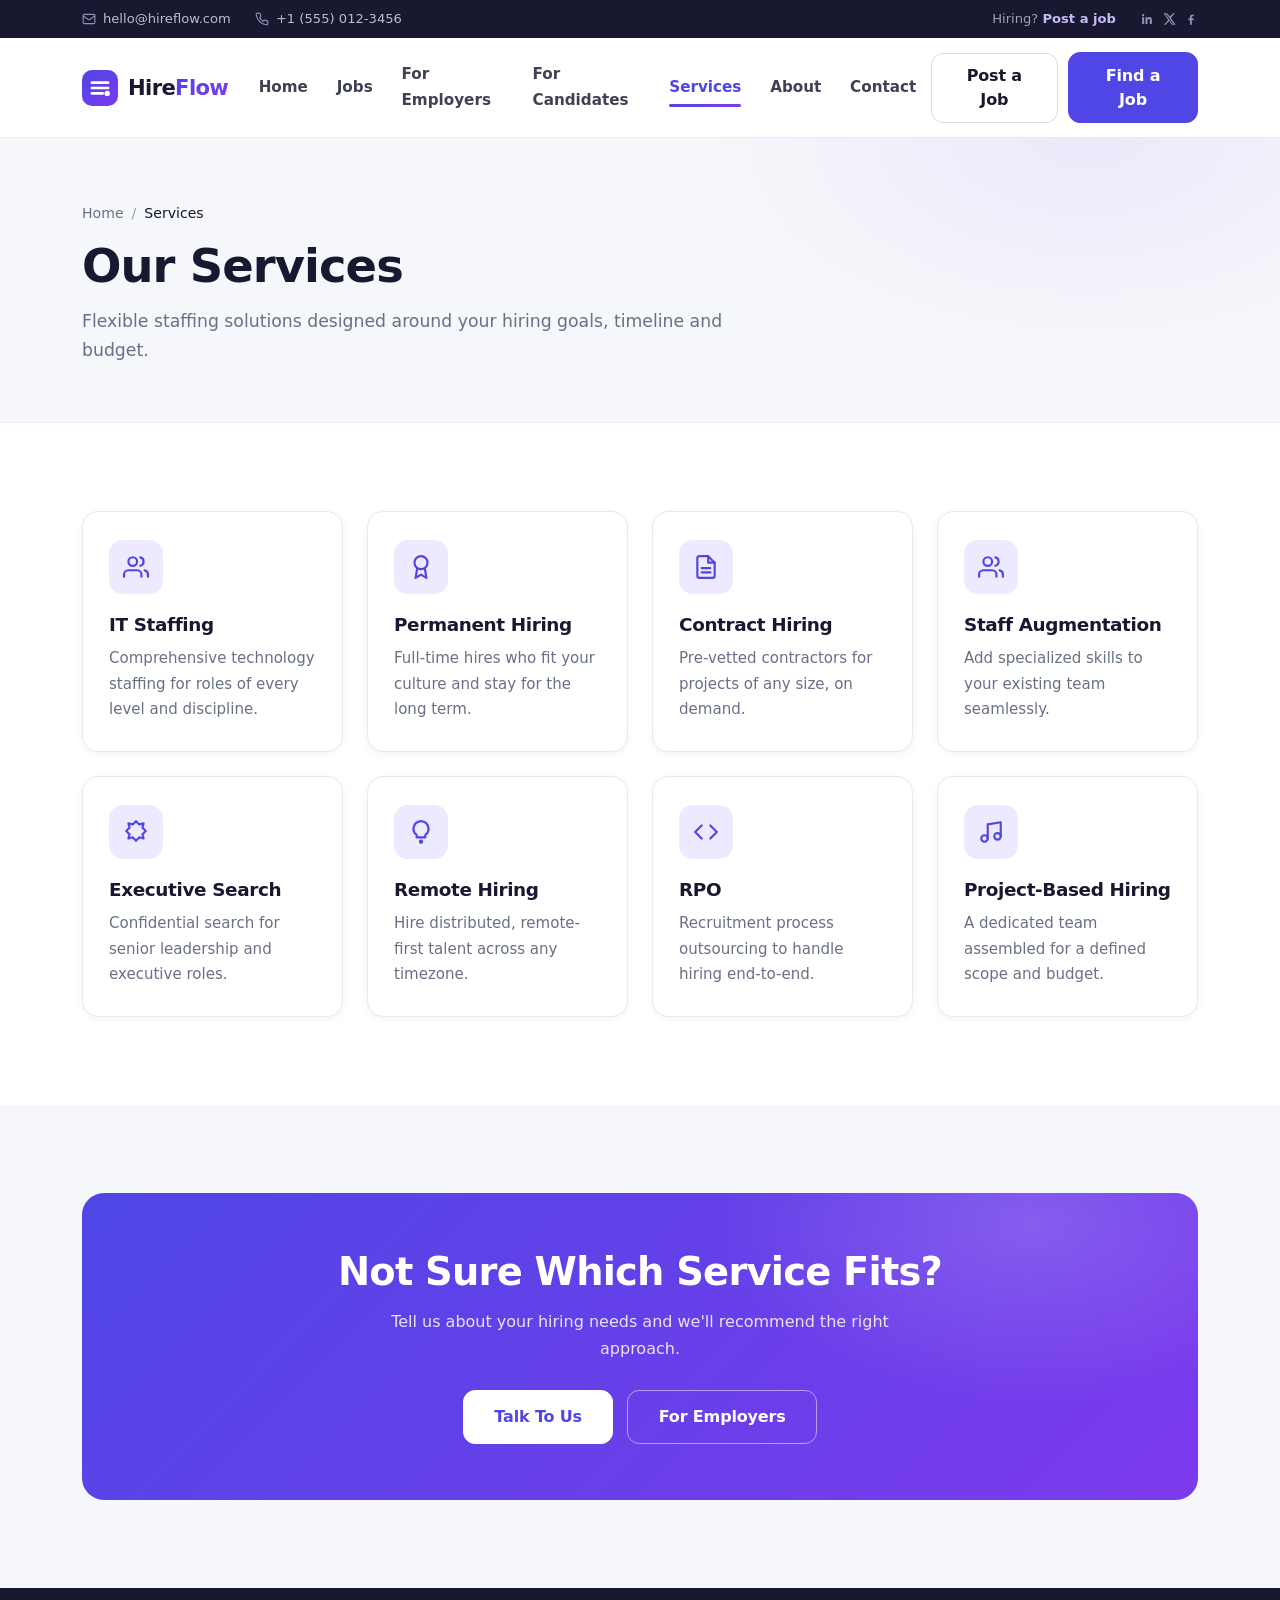
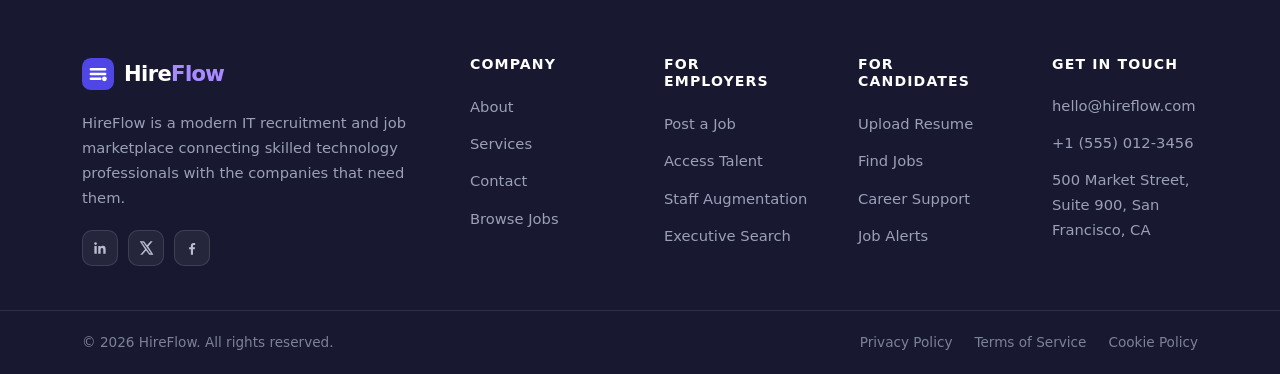
<file: services.html>
<!DOCTYPE html>
<html lang="en">
<head>
  <meta charset="UTF-8">
  <meta name="viewport" content="width=device-width, initial-scale=1.0">
  <title>Our Services — HireFlow</title>
  <meta name="description" content="Explore HireFlow's IT staffing services — IT staffing, permanent hiring, contract hiring, staff augmentation, executive search, remote hiring, RPO and project-based hiring.">
  <link rel="stylesheet" href="assets/bootstrap/css/bootstrap.min.css">
  <link rel="stylesheet" href="css/style.css">
</head>
<body>

  <div id="header"></div>
  <div id="navbar"></div>

  <!-- ========================= PAGE HERO ========================= -->
  <section class="page-hero">
    <div class="container">
      <nav aria-label="breadcrumb"><ol class="breadcrumb"><li class="breadcrumb-item"><a href="index.html">Home</a></li><li class="breadcrumb-item active" aria-current="page">Services</li></ol></nav>
      <h1>Our Services</h1>
      <p class="lead">Flexible staffing solutions designed around your hiring goals, timeline and budget.</p>
    </div>
  </section>

  <!-- ========================= SERVICES ========================= -->
  <section class="section">
    <div class="container">
      <div class="row g-4">
        <div class="col-md-6 col-lg-3">
          <div class="feature-card reveal">
            <div class="icon-badge"><svg viewBox="0 0 24 24" width="26" height="26" fill="none" stroke="currentColor" stroke-width="2" stroke-linecap="round" stroke-linejoin="round"><path d="M17 21v-2a4 4 0 0 0-4-4H5a4 4 0 0 0-4 4v2"/><circle cx="9" cy="7" r="4"/><path d="M23 21v-2a4 4 0 0 0-3-3.87"/><path d="M16 3.13a4 4 0 0 1 0 7.75"/></svg></div>
            <h3>IT Staffing</h3>
            <p>Comprehensive technology staffing for roles of every level and discipline.</p>
          </div>
        </div>
        <div class="col-md-6 col-lg-3">
          <div class="feature-card reveal" data-delay="1">
            <div class="icon-badge"><svg viewBox="0 0 24 24" width="26" height="26" fill="none" stroke="currentColor" stroke-width="2" stroke-linecap="round" stroke-linejoin="round"><circle cx="12" cy="8" r="6"/><path d="M15.5 13 17 22l-5-3-5 3 1.5-9"/></svg></div>
            <h3>Permanent Hiring</h3>
            <p>Full-time hires who fit your culture and stay for the long term.</p>
          </div>
        </div>
        <div class="col-md-6 col-lg-3">
          <div class="feature-card reveal" data-delay="2">
            <div class="icon-badge"><svg viewBox="0 0 24 24" width="26" height="26" fill="none" stroke="currentColor" stroke-width="2" stroke-linecap="round" stroke-linejoin="round"><path d="M14 2H6a2 2 0 0 0-2 2v16a2 2 0 0 0 2 2h12a2 2 0 0 0 2-2V8z"/><path d="M14 2v6h6"/><path d="M16 13H8"/><path d="M16 17H8"/></svg></div>
            <h3>Contract Hiring</h3>
            <p>Pre-vetted contractors for projects of any size, on demand.</p>
          </div>
        </div>
        <div class="col-md-6 col-lg-3">
          <div class="feature-card reveal" data-delay="3">
            <div class="icon-badge"><svg viewBox="0 0 24 24" width="26" height="26" fill="none" stroke="currentColor" stroke-width="2" stroke-linecap="round" stroke-linejoin="round"><path d="M17 21v-2a4 4 0 0 0-4-4H5a4 4 0 0 0-4 4v2"/><circle cx="9" cy="7" r="4"/><path d="M23 21v-2a4 4 0 0 0-3-3.87"/><path d="M16 3.13a4 4 0 0 1 0 7.75"/></svg></div>
            <h3>Staff Augmentation</h3>
            <p>Add specialized skills to your existing team seamlessly.</p>
          </div>
        </div>
        <div class="col-md-6 col-lg-3">
          <div class="feature-card reveal" data-delay="4">
            <div class="icon-badge"><svg viewBox="0 0 24 24" width="26" height="26" fill="none" stroke="currentColor" stroke-width="2" stroke-linecap="round" stroke-linejoin="round"><path d="m12 2 3 3 4-1-1 4 3 3-3 3 1 4-4-1-3 3-3-3-4 1 1-4-3-3 3-3-1-4 4 1z"/></svg></div>
            <h3>Executive Search</h3>
            <p>Confidential search for senior leadership and executive roles.</p>
          </div>
        </div>
        <div class="col-md-6 col-lg-3">
          <div class="feature-card reveal" data-delay="5">
            <div class="icon-badge"><svg viewBox="0 0 24 24" width="26" height="26" fill="none" stroke="currentColor" stroke-width="2" stroke-linecap="round" stroke-linejoin="round"><path d="M12 2a7 7 0 0 0-7 7c0 2.4 1.2 4.5 3 5.7V17h8v-2.3c1.8-1.2 3-3.3 3-5.7a7 7 0 0 0-7-7z"/><circle cx="12" cy="21" r="1"/></svg></div>
            <h3>Remote Hiring</h3>
            <p>Hire distributed, remote-first talent across any timezone.</p>
          </div>
        </div>
        <div class="col-md-6 col-lg-3">
          <div class="feature-card reveal" data-delay="6">
            <div class="icon-badge"><svg viewBox="0 0 24 24" width="26" height="26" fill="none" stroke="currentColor" stroke-width="2" stroke-linecap="round" stroke-linejoin="round"><path d="M16 18l6-6-6-6"/><path d="M8 6l-6 6 6 6"/></svg></div>
            <h3>RPO</h3>
            <p>Recruitment process outsourcing to handle hiring end-to-end.</p>
          </div>
        </div>
        <div class="col-md-6 col-lg-3">
          <div class="feature-card reveal" data-delay="7">
            <div class="icon-badge"><svg viewBox="0 0 24 24" width="26" height="26" fill="none" stroke="currentColor" stroke-width="2" stroke-linecap="round" stroke-linejoin="round"><path d="M9 18V5l12-2v13"/><circle cx="6" cy="18" r="3"/><circle cx="18" cy="16" r="3"/></svg></div>
            <h3>Project-Based Hiring</h3>
            <p>A dedicated team assembled for a defined scope and budget.</p>
          </div>
        </div>
      </div>
    </div>
  </section>

  <!-- ========================= CTA ========================= -->
  <section class="section section-soft">
    <div class="container">
      <div class="cta-panel">
        <h2>Not Sure Which Service Fits?</h2>
        <p>Tell us about your hiring needs and we'll recommend the right approach.</p>
        <div class="cta-actions">
          <a href="contact.html" class="btn btn-primary btn-lg">Talk To Us</a>
          <a href="employers.html" class="btn btn-ghost btn-lg">For Employers</a>
        </div>
      </div>
    </div>
  </section>

  <div id="footer"></div>

  <script src="assets/jquery/jquery.min.js"></script>
  <script src="assets/bootstrap/js/bootstrap.bundle.min.js"></script>
  <script src="js/components.js"></script>
  <script src="js/app.js"></script>
</body>
</html>
</file>
<file: css/style.css>
/* ==========================================================================
   HireFlow — Modern IT Recruitment & Job Marketplace
   Theme: Clean SaaS · Fresh · Blue / Purple accent
   ========================================================================== */

/* --------------------------------------------------------------------------
   1. Design tokens
   -------------------------------------------------------------------------- */
:root {
  --primary: #4f46e5;
  --primary-2: #4338ca;
  --secondary: #7c3aed;
  --accent: #8b5cf6;
  --accent-soft: #ede9fe;
  --grad: linear-gradient(135deg, #4f46e5 0%, #7c3aed 100%);

  --bg: #ffffff;
  --bg-soft: #f6f7fb;
  --bg-alt: #eef1f8;
  --bg-navy: #16162d;

  --ink: #181830;
  --text: #3f4254;
  --muted: #687085;
  --muted-2: #9aa1b3;

  --border: #e7e9f1;
  --border-strong: #d7dae6;

  --shadow-sm: 0 2px 10px -2px rgba(24, 24, 48, 0.08);
  --shadow-md: 0 16px 34px -16px rgba(24, 24, 48, 0.20);
  --shadow-lg: 0 30px 64px -26px rgba(24, 24, 48, 0.26);

  --radius: 16px;
  --radius-lg: 22px;
  --radius-sm: 10px;

  --ease: cubic-bezier(0.22, 1, 0.36, 1);
}

/* --------------------------------------------------------------------------
   2. Base
   -------------------------------------------------------------------------- */
* { -webkit-font-smoothing: antialiased; -moz-osx-font-smoothing: grayscale; }

html { scroll-behavior: smooth; scroll-padding-top: 86px; }

body {
  font-family: "Inter", "Segoe UI", system-ui, -apple-system, "Helvetica Neue", Arial, sans-serif;
  background: var(--bg);
  color: var(--text);
  line-height: 1.7;
  overflow-x: hidden;
}

::selection { background: rgba(79, 70, 229, 0.18); color: var(--ink); }

h1, h2, h3, h4, h5, h6 {
  font-weight: 800;
  color: var(--ink);
  letter-spacing: -0.02em;
  line-height: 1.22;
}

a { color: var(--primary); text-decoration: none; transition: color 0.2s var(--ease); }
a:hover { color: var(--primary-2); }

img { max-width: 100%; }

.section { padding: 88px 0; position: relative; }
.section-soft { background: var(--bg-soft); }
.container { position: relative; z-index: 2; }

.grad-text {
  background: var(--grad);
  -webkit-background-clip: text;
  background-clip: text;
  -webkit-text-fill-color: transparent;
  color: transparent;
}

/* Reveal-on-scroll */
.reveal {
  opacity: 0;
  transform: translateY(22px);
  transition: opacity 0.6s var(--ease), transform 0.6s var(--ease);
}
.reveal.is-visible { opacity: 1; transform: none; }
.reveal[data-delay="1"] { transition-delay: 0.07s; }
.reveal[data-delay="2"] { transition-delay: 0.14s; }
.reveal[data-delay="3"] { transition-delay: 0.21s; }
.reveal[data-delay="4"] { transition-delay: 0.28s; }
.reveal[data-delay="5"] { transition-delay: 0.35s; }

/* --------------------------------------------------------------------------
   3. Top utility bar
   -------------------------------------------------------------------------- */
.topbar {
  background: var(--ink);
  padding: 8px 0;
  font-size: 0.82rem;
}
.topbar-link {
  color: #b9bdcf;
  display: inline-flex;
  align-items: center;
  gap: 7px;
  transition: color 0.2s var(--ease);
}
.topbar-link:hover { color: #ffffff; }
.tb-icon { color: #8b8fb0; flex: none; }
.topbar-text { color: #9aa0b8; }
.topbar-cta { color: #c7b9f5; font-weight: 600; }
.topbar-cta:hover { color: #ffffff; }
.topbar-social {
  color: #8b8fb0;
  display: inline-flex;
  transition: color 0.2s var(--ease), transform 0.2s var(--ease);
}
.topbar-social:hover { color: #ffffff; transform: translateY(-2px); }

/* --------------------------------------------------------------------------
   4. Navbar
   -------------------------------------------------------------------------- */
.main-nav {
  background: rgba(255, 255, 255, 0.92);
  backdrop-filter: saturate(180%) blur(12px);
  border-bottom: 1px solid var(--border);
  padding: 14px 0;
  position: sticky;
  top: 0;
  z-index: 1020;
  transition: box-shadow 0.3s var(--ease), padding 0.3s var(--ease);
}
.main-nav.is-scrolled { box-shadow: var(--shadow-md); padding: 10px 0; }

.navbar-brand { display: inline-flex; align-items: center; gap: 10px; }
.brand-mark { display: inline-flex; }
.brand-text {
  font-size: 1.32rem;
  font-weight: 800;
  letter-spacing: -0.03em;
  color: var(--ink);
}
.brand-sub {
  background: var(--grad);
  -webkit-background-clip: text;
  background-clip: text;
  -webkit-text-fill-color: transparent;
}

.main-nav .nav-link {
  color: var(--text);
  font-size: 0.95rem;
  font-weight: 600;
  padding: 0.5rem 0.9rem !important;
  position: relative;
  transition: color 0.2s var(--ease);
}
.main-nav .nav-link:hover { color: var(--primary); }
.main-nav .nav-link.active { color: var(--primary); }
.main-nav .nav-link.active::after {
  content: "";
  position: absolute;
  left: 0.9rem; right: 0.9rem; bottom: 0.1rem;
  height: 3px; border-radius: 3px;
  background: var(--grad);
}

.nav-actions { display: flex; align-items: center; gap: 10px; }

.navbar-toggler { border: 0; padding: 8px 4px; box-shadow: none !important; }
.navbar-toggler:focus { box-shadow: none; }
.toggler-line {
  display: block; width: 24px; height: 2px;
  background: var(--ink); margin: 5px 0; border-radius: 2px;
  transition: transform 0.3s var(--ease), opacity 0.3s var(--ease);
}
.navbar-toggler[aria-expanded="true"] .toggler-line:nth-child(1) { transform: translateY(7px) rotate(45deg); }
.navbar-toggler[aria-expanded="true"] .toggler-line:nth-child(2) { opacity: 0; }
.navbar-toggler[aria-expanded="true"] .toggler-line:nth-child(3) { transform: translateY(-7px) rotate(-45deg); }

/* --------------------------------------------------------------------------
   5. Buttons
   -------------------------------------------------------------------------- */
.btn { font-weight: 600; border-radius: 12px; letter-spacing: -0.01em; transition: transform 0.18s var(--ease), box-shadow 0.22s var(--ease), background 0.22s var(--ease), border-color 0.22s var(--ease), color 0.22s var(--ease); }

.btn-primary {
  background: var(--primary);
  border: 1px solid var(--primary);
  color: #fff;
  padding: 0.66rem 1.5rem;
}
.btn-primary:hover, .btn-primary:focus {
  background: var(--primary-2);
  border-color: var(--primary-2);
  color: #fff;
  transform: translateY(-2px);
  box-shadow: 0 14px 26px -12px rgba(79, 70, 229, 0.6);
}

.btn-ghost {
  border: 1.5px solid var(--border-strong);
  color: var(--ink);
  background: #fff;
  padding: 0.62rem 1.4rem;
}
.btn-ghost:hover { border-color: var(--primary); color: var(--primary); transform: translateY(-2px); }

.btn-outline {
  border: 1.5px solid var(--primary);
  color: var(--primary);
  background: transparent;
  padding: 0.62rem 1.5rem;
}
.btn-outline:hover { background: var(--primary); color: #fff; transform: translateY(-2px); }

.btn-lg { padding: 0.86rem 1.9rem; font-size: 1rem; }
.btn-sm { padding: 0.42rem 1rem; font-size: 0.86rem; }
.btn-block { width: 100%; }

.link-arrow {
  color: var(--primary);
  font-weight: 600;
  font-size: 0.92rem;
  display: inline-flex;
  align-items: center;
  gap: 6px;
}
.link-arrow svg { transition: transform 0.22s var(--ease); }
.link-arrow:hover { color: var(--primary-2); }
.link-arrow:hover svg { transform: translateX(4px); }

/* --------------------------------------------------------------------------
   6. Section headers
   -------------------------------------------------------------------------- */
.eyebrow {
  display: inline-flex;
  align-items: center;
  gap: 9px;
  color: var(--primary);
  font-size: 0.8rem;
  font-weight: 700;
  letter-spacing: 0.12em;
  text-transform: uppercase;
  margin-bottom: 12px;
}
.eyebrow::before {
  content: "";
  width: 22px; height: 2px;
  background: var(--grad);
}
.section-title { font-size: clamp(1.8rem, 3.2vw, 2.6rem); margin-bottom: 14px; color: var(--ink); }
.section-lead { color: var(--muted); font-size: 1.05rem; max-width: 620px; }
.section-lead.center { margin-left: auto; margin-right: auto; }

/* --------------------------------------------------------------------------
   7. Hero (home)
   -------------------------------------------------------------------------- */
.hero {
  position: relative;
  padding: 72px 0 88px;
  background:
    radial-gradient(820px 480px at 88% -10%, rgba(124, 58, 237, 0.10), transparent 60%),
    radial-gradient(720px 420px at -8% 10%, rgba(79, 70, 229, 0.10), transparent 55%),
    var(--bg);
}
.hero-badge {
  display: inline-flex;
  align-items: center;
  gap: 8px;
  padding: 7px 15px;
  border: 1px solid var(--border);
  border-radius: 100px;
  background: #fff;
  color: var(--text);
  font-size: 0.83rem;
  margin-bottom: 24px;
  box-shadow: var(--shadow-sm);
}
.hero-badge .dot { width: 8px; height: 8px; border-radius: 50%; background: var(--secondary); }
.hero h1 {
  font-size: clamp(2.4rem, 5vw, 3.9rem);
  line-height: 1.06;
  margin-bottom: 20px;
  color: var(--ink);
  letter-spacing: -0.035em;
  max-width: 760px;
}
.hero .lead {
  color: var(--muted);
  font-size: 1.16rem;
  max-width: 560px;
  margin-bottom: 34px;
}

/* Search box */
.search-box {
  background: #fff;
  border: 1px solid var(--border);
  border-radius: 18px;
  padding: 10px;
  box-shadow: var(--shadow-lg);
  max-width: 680px;
  display: flex;
  gap: 10px;
}
.search-field {
  flex: 1;
  display: flex;
  align-items: center;
  gap: 10px;
  padding: 0 14px;
  border-right: 1px solid var(--border);
  color: var(--muted-2);
}
.search-field:last-of-type { border-right: 0; }
.search-field input {
  border: 0; outline: 0; width: 100%;
  font-size: 0.98rem;
  color: var(--ink);
  padding: 12px 0;
  background: transparent;
}
.search-field input::placeholder { color: var(--muted-2); }
.search-field svg { flex: none; }
.search-box .btn-primary { padding: 0.8rem 1.7rem; border-radius: 12px; }

.popular-searches {
  margin-top: 22px;
  display: flex;
  align-items: center;
  flex-wrap: wrap;
  gap: 10px;
}
.popular-searches .ps-label { color: var(--muted-2); font-size: 0.86rem; font-weight: 600; }
.search-tag {
  font-size: 0.84rem; font-weight: 600;
  padding: 6px 14px; border-radius: 100px;
  background: var(--bg-soft);
  color: var(--text);
  border: 1px solid var(--border);
  transition: all 0.2s var(--ease);
}
.search-tag:hover { color: var(--primary); border-color: var(--primary); background: #fff; }

/* Hero visual / floating stat chips */
.hero-visual { position: relative; }
.hero-placeholder {
  position: relative;
  border-radius: var(--radius-lg);
  min-height: 420px;
  background: var(--grad);
  display: flex; align-items: center; justify-content: center;
  overflow: hidden;
  box-shadow: var(--shadow-lg);
}
.hero-placeholder .grid-bg {
  position: absolute; inset: 0;
  background-image:
    linear-gradient(rgba(255, 255, 255, 0.09) 1px, transparent 1px),
    linear-gradient(90deg, rgba(255, 255, 255, 0.09) 1px, transparent 1px);
  background-size: 40px 40px;
}
.hero-placeholder .center-pill { position: relative; text-align: center; color: rgba(255,255,255,0.92); }
.hero-placeholder .icon-badge { margin: 0 auto 14px; background: rgba(255,255,255,0.18); color: #fff; }
.hero-float-card {
  position: absolute;
  background: #fff;
  border: 1px solid var(--border);
  border-radius: var(--radius);
  padding: 15px 18px;
  box-shadow: var(--shadow-md);
  display: flex;
  align-items: center;
  gap: 12px;
  animation: floaty 7s ease-in-out infinite;
}
.hero-float-card.hf-1 { top: 20px; left: -22px; }
.hero-float-card.hf-2 { bottom: 30px; right: -16px; animation-delay: -3.5s; }
.hf-icon {
  width: 42px; height: 42px; border-radius: 11px; flex: none;
  display: flex; align-items: center; justify-content: center;
  background: var(--accent-soft); color: var(--primary);
}
.hero-float-card h6 { font-size: 0.96rem; margin-bottom: 1px; }
.hero-float-card p { font-size: 0.8rem; color: var(--muted); margin: 0; }

@keyframes floaty { 0%, 100% { transform: translateY(0); } 50% { transform: translateY(-12px); } }

/* --------------------------------------------------------------------------
   8. Statistics band
   -------------------------------------------------------------------------- */
.stats-band { padding: 44px 0; background: var(--bg-soft); border-top: 1px solid var(--border); border-bottom: 1px solid var(--border); }
.stat-card {
  text-align: center;
  padding: 12px 10px;
}
.stat-value {
  font-size: clamp(1.9rem, 3vw, 2.6rem);
  font-weight: 800;
  letter-spacing: -0.03em;
  color: var(--ink);
  line-height: 1;
}
.stat-value span { color: var(--primary); }
.stat-label { color: var(--muted); font-size: 0.92rem; margin: 8px 0 0; }

/* --------------------------------------------------------------------------
   9. Job cards (marketplace)
   -------------------------------------------------------------------------- */
.job-card {
  background: #fff;
  border: 1px solid var(--border);
  border-radius: var(--radius);
  padding: 24px;
  height: 100%;
  display: flex;
  flex-direction: column;
  box-shadow: var(--shadow-sm);
  transition: transform 0.26s var(--ease), box-shadow 0.26s var(--ease), border-color 0.26s var(--ease);
}
.job-card:hover { transform: translateY(-6px); box-shadow: var(--shadow-md); border-color: #cbd0f5; }

.job-card-top { display: flex; align-items: flex-start; justify-content: space-between; gap: 12px; margin-bottom: 16px; }
.company-logo {
  width: 48px; height: 48px; border-radius: 13px; flex: none;
  display: flex; align-items: center; justify-content: center;
  font-weight: 800; font-size: 1rem; color: #fff;
}
.cl-1 { background: linear-gradient(135deg, #4f46e5, #7c3aed); }
.cl-2 { background: linear-gradient(135deg, #0ea5e9, #2563eb); }
.cl-3 { background: linear-gradient(135deg, #f97316, #f43f5e); }
.cl-4 { background: linear-gradient(135deg, #10b981, #0d9488); }
.cl-5 { background: linear-gradient(135deg, #e11d48, #be185d); }
.cl-6 { background: linear-gradient(135deg, #6366f1, #8b5cf6); }
.cl-7 { background: linear-gradient(135deg, #14b8a6, #06b6d4); }
.cl-8 { background: linear-gradient(135deg, #f59e0b, #ef4444); }

.save-btn {
  border: 1px solid var(--border-strong);
  background: #fff;
  color: var(--muted-2);
  width: 38px; height: 38px; border-radius: 11px;
  display: flex; align-items: center; justify-content: center;
  transition: all 0.2s var(--ease);
  flex: none;
}
.save-btn:hover { color: var(--secondary); border-color: var(--secondary); }
.save-btn.saved { color: #fff; background: var(--secondary); border-color: var(--secondary); }

.job-title { font-size: 1.12rem; margin-bottom: 2px; color: var(--ink); }
.company-name { color: var(--muted); font-size: 0.9rem; }
.job-meta {
  display: flex; flex-wrap: wrap; gap: 8px 16px;
  margin: 14px 0 12px;
}
.job-meta span { display: inline-flex; align-items: center; gap: 6px; color: var(--muted); font-size: 0.86rem; }
.job-meta svg { color: var(--muted-2); }
.job-salary { font-weight: 700; color: var(--ink); }

.job-tags { display: flex; flex-wrap: wrap; gap: 7px; margin-bottom: 18px; }
.tech-tag {
  font-size: 0.76rem; font-weight: 600;
  padding: 4px 11px; border-radius: 100px;
  background: var(--accent-soft);
  color: var(--primary);
}
.work-mode-badge {
  font-size: 0.72rem; font-weight: 700;
  padding: 4px 11px; border-radius: 100px;
  background: #e0f2fe;
  color: #0369a1;
}
.work-mode-badge.onsite { background: #fef3c7; color: #b45309; }
.work-mode-badge.hybrid { background: #d1fae5; color: #047857; }

.job-card-foot {
  margin-top: auto;
  display: flex;
  align-items: center;
  justify-content: space-between;
  gap: 12px;
  padding-top: 16px;
  border-top: 1px solid var(--border);
}
.job-posted { color: var(--muted-2); font-size: 0.8rem; }

/* --------------------------------------------------------------------------
   10. Categories
   -------------------------------------------------------------------------- */
.category-card {
  background: #fff;
  border: 1px solid var(--border);
  border-radius: var(--radius);
  padding: 26px 22px;
  height: 100%;
  display: flex;
  align-items: center;
  gap: 16px;
  box-shadow: var(--shadow-sm);
  transition: transform 0.24s var(--ease), box-shadow 0.24s var(--ease), border-color 0.24s var(--ease);
}
.category-card:hover { transform: translateY(-5px); box-shadow: var(--shadow-md); border-color: #cbd0f5; }
.category-icon {
  width: 52px; height: 52px; border-radius: 14px; flex: none;
  display: flex; align-items: center; justify-content: center;
  background: var(--accent-soft); color: var(--primary);
}
.category-card h4 { font-size: 1.02rem; margin-bottom: 3px; color: var(--ink); }
.category-card .count { color: var(--muted); font-size: 0.85rem; }

/* --------------------------------------------------------------------------
   11. Feature cards (why us) + icon badge
   -------------------------------------------------------------------------- */
.icon-badge {
  width: 54px; height: 54px; border-radius: 14px;
  display: flex; align-items: center; justify-content: center;
  background: var(--accent-soft);
  color: var(--primary);
  margin-bottom: 20px;
  transition: background 0.26s var(--ease), color 0.26s var(--ease), transform 0.26s var(--ease);
}

.feature-card {
  background: #fff;
  border: 1px solid var(--border);
  border-radius: var(--radius);
  padding: 28px 26px;
  height: 100%;
  box-shadow: var(--shadow-sm);
  transition: transform 0.26s var(--ease), box-shadow 0.26s var(--ease);
}
.feature-card:hover { transform: translateY(-6px); box-shadow: var(--shadow-md); }
.feature-card:hover .icon-badge { background: var(--primary); color: #fff; transform: scale(1.04); }
.feature-card h3 { font-size: 1.15rem; margin-bottom: 10px; color: var(--ink); }
.feature-card p { color: var(--muted); font-size: 0.94rem; margin-bottom: 0; }

/* --------------------------------------------------------------------------
   12. How it works
   -------------------------------------------------------------------------- */
.step-card {
  position: relative;
  padding: 28px 24px;
  background: #fff;
  border: 1px solid var(--border);
  border-radius: var(--radius);
  height: 100%;
  box-shadow: var(--shadow-sm);
  transition: transform 0.26s var(--ease), box-shadow 0.26s var(--ease);
}
.step-card:hover { transform: translateY(-5px); box-shadow: var(--shadow-md); }
.step-num {
  font-size: 2.4rem; font-weight: 800; letter-spacing: -0.04em;
  background: var(--grad);
  -webkit-background-clip: text;
  background-clip: text;
  -webkit-text-fill-color: transparent;
  line-height: 1;
  margin-bottom: 12px;
}
.step-card h4 { font-size: 1.05rem; margin-bottom: 8px; color: var(--ink); }
.step-card p { color: var(--muted); font-size: 0.9rem; margin: 0; }

.how-tabs { max-width: 460px; margin: 0 auto; }
.how-tabs .nav-pills { background: var(--bg-alt); padding: 6px; border-radius: 14px; }
.how-tabs .nav-link { color: var(--text); font-weight: 600; border-radius: 10px; padding: 10px 22px; }
.how-tabs .nav-link.active { background: #fff; color: var(--primary); box-shadow: var(--shadow-sm); }

/* --------------------------------------------------------------------------
   13. Technology badges
   -------------------------------------------------------------------------- */
.tech-badge {
  display: inline-flex; align-items: center; gap: 9px;
  padding: 12px 20px;
  border: 1px solid var(--border);
  border-radius: 14px;
  background: #fff;
  color: var(--text);
  font-weight: 600; font-size: 0.92rem;
  box-shadow: var(--shadow-sm);
  transition: transform 0.22s var(--ease), border-color 0.22s var(--ease), color 0.22s var(--ease);
}
.tech-badge:hover { transform: translateY(-3px); border-color: var(--primary); color: var(--ink); }
.tech-badge .dot { width: 8px; height: 8px; border-radius: 50%; background: var(--primary); flex: none; }

/* --------------------------------------------------------------------------
   14. CTA panels
   -------------------------------------------------------------------------- */
.cta-panel {
  position: relative;
  border-radius: var(--radius-lg);
  padding: 56px 46px;
  background: var(--grad);
  overflow: hidden;
  text-align: center;
}
.cta-panel::after {
  content: "";
  position: absolute; inset: 0;
  background: radial-gradient(520px 300px at 85% 10%, rgba(255,255,255,0.16), transparent 60%);
}
.cta-panel > * { position: relative; z-index: 1; }
.cta-panel h2 { font-size: clamp(1.7rem, 3.2vw, 2.4rem); color: #fff; margin-bottom: 12px; }
.cta-panel p { color: rgba(255,255,255,0.85); max-width: 560px; margin: 0 auto; }
.cta-panel .cta-actions { display: flex; flex-wrap: wrap; gap: 14px; margin-top: 28px; justify-content: center; }
.cta-panel .btn-primary { background: #fff; color: var(--primary); border-color: #fff; }
.cta-panel .btn-primary:hover { background: var(--accent-soft); border-color: var(--accent-soft); box-shadow: none; }
.cta-panel .btn-ghost { background: transparent; color: #fff; border-color: rgba(255,255,255,0.5); }
.cta-panel .btn-ghost:hover { background: #fff; color: var(--primary); border-color: #fff; }

/* Dual CTA (employer / candidate) */
.dual-cta { display: grid; grid-template-columns: 1fr 1fr; gap: 24px; }
.dual-cta .cta-card {
  border-radius: var(--radius-lg);
  padding: 40px 36px;
  overflow: hidden;
  position: relative;
}
.cta-employer { background: var(--ink); }
.cta-candidate { background: var(--grad); }
.cta-card h3 { color: #fff; font-size: 1.6rem; margin-bottom: 10px; }
.cta-card p { color: rgba(255,255,255,0.8); margin-bottom: 24px; }
.cta-card .btn-primary { background: #fff; color: var(--primary); border-color: #fff; }
.cta-employer .btn-primary { background: var(--primary); color: #fff; }
.cta-employer .btn-primary:hover { background: var(--primary-2); }
.cta-card .btn-ghost { background: transparent; color: #fff; border-color: rgba(255,255,255,0.5); }
.cta-card .btn-ghost:hover { background: #fff; color: var(--primary); }

/* --------------------------------------------------------------------------
   15. Inner page hero
   -------------------------------------------------------------------------- */
.page-hero {
  position: relative;
  padding: 64px 0 56px;
  background:
    radial-gradient(640px 360px at 85% 0%, rgba(124, 58, 237, 0.08), transparent 60%),
    var(--bg-soft);
  border-bottom: 1px solid var(--border);
}
.page-hero h1 { font-size: clamp(1.9rem, 4vw, 2.9rem); margin-bottom: 12px; color: var(--ink); }
.page-hero .lead { color: var(--muted); font-size: 1.08rem; max-width: 660px; margin: 0; }
.breadcrumb { margin-bottom: 12px; font-size: 0.88rem; }
.breadcrumb-item a { color: var(--muted); }
.breadcrumb-item a:hover { color: var(--primary); }
.breadcrumb-item.active { color: var(--ink); }
.breadcrumb-item + .breadcrumb-item::before { color: var(--muted-2); }

/* --------------------------------------------------------------------------
   16. Forms
   -------------------------------------------------------------------------- */
.form-control, .form-select {
  background: #fff;
  border: 1px solid var(--border-strong);
  color: var(--ink);
  border-radius: 11px;
  padding: 0.7rem 1rem;
  font-size: 0.95rem;
  transition: border-color 0.22s var(--ease), box-shadow 0.22s var(--ease);
}
.form-control::placeholder { color: var(--muted-2); }
.form-control:focus, .form-select:focus {
  border-color: var(--primary);
  box-shadow: 0 0 0 4px rgba(79, 70, 229, 0.14);
  color: var(--ink);
}
.form-label { font-weight: 600; font-size: 0.88rem; color: var(--text); margin-bottom: 7px; }
.form-group { margin-bottom: 20px; }
.form-error { color: #dc2626; font-size: 0.8rem; margin-top: 6px; display: none; }
.is-invalid.form-control, .is-invalid.form-select { border-color: #dc2626; }
.is-invalid.form-control:focus { box-shadow: 0 0 0 4px rgba(220, 38, 38, 0.13); }

.form-panel {
  background: #fff;
  border: 1px solid var(--border);
  border-radius: var(--radius-lg);
  padding: 34px;
  box-shadow: var(--shadow-md);
}

/* Filter bar (jobs) */
.filter-bar {
  background: #fff;
  border: 1px solid var(--border);
  border-radius: var(--radius);
  padding: 24px;
  box-shadow: var(--shadow-sm);
}
.filter-bar .form-label { margin-bottom: 5px; font-size: 0.76rem; text-transform: uppercase; letter-spacing: 0.06em; color: var(--muted); }
.filter-bar-bottom {
  display: flex;
  justify-content: space-between;
  align-items: center;
  flex-wrap: wrap;
  gap: 12px;
  margin-top: 22px;
  padding-top: 18px;
  border-top: 1px solid var(--border);
}
.sort-select { max-width: 200px; }

.no-results { padding: 56px 20px; }

/* --------------------------------------------------------------------------
   17. Job detail
   -------------------------------------------------------------------------- */
.job-detail-block {
  background: #fff;
  border: 1px solid var(--border);
  border-radius: var(--radius);
  padding: 28px;
  box-shadow: var(--shadow-sm);
  margin-bottom: 24px;
}
.job-detail-title { font-size: 1.22rem; margin-bottom: 16px; color: var(--ink); }
.job-detail-block p { color: var(--text); }
.job-detail-block p:last-child { margin-bottom: 0; }
.job-list { list-style: none; padding: 0; margin: 0; }
.job-list li {
  position: relative;
  padding-left: 27px;
  margin-bottom: 11px;
  color: var(--text);
  font-size: 0.95rem;
}
.job-list li:last-child { margin-bottom: 0; }
.job-list li::before {
  content: "";
  position: absolute; left: 0; top: 5px;
  width: 15px; height: 15px;
  background: url("data:image/svg+xml,%3Csvg xmlns='http://www.w3.org/2000/svg' viewBox='0 0 24 24' fill='none' stroke='%234f46e5' stroke-width='2.6' stroke-linecap='round' stroke-linejoin='round'%3E%3Cpath d='M20 6 9 17l-5-5'/%3E%3C/svg%3E") no-repeat center / contain;
}

.job-sidebar-card {
  background: var(--bg-soft);
  border: 1px solid var(--border);
  border-radius: var(--radius);
  padding: 26px 28px;
}
.job-sidebar-card h5 { font-size: 1.05rem; margin-bottom: 16px; color: var(--ink); }
.job-summary-list { list-style: none; padding: 0; margin: 0; }
.job-summary-list li {
  display: flex; justify-content: space-between; gap: 12px;
  padding: 10px 0;
  border-bottom: 1px solid var(--border);
  font-size: 0.92rem;
}
.job-summary-list li:last-child { border-bottom: 0; }
.job-summary-list span { color: var(--muted); }
.job-summary-list strong { color: var(--ink); font-weight: 700; }

/* --------------------------------------------------------------------------
   18. Misc UI
   -------------------------------------------------------------------------- */
.divider { height: 1px; background: var(--border); border: 0; margin: 0; }

.check-list { list-style: none; padding: 0; margin: 22px 0 0; }
.check-list li {
  position: relative;
  padding-left: 30px;
  margin-bottom: 12px;
  color: var(--text);
  font-weight: 500;
}
.check-list li::before {
  content: "";
  position: absolute; left: 0; top: 4px;
  width: 18px; height: 18px;
  border-radius: 50%;
  background: var(--primary);
  box-shadow: inset 0 0 0 4px #fff;
  border: 1px solid var(--primary);
}

/* Team */
.card-team {
  background: #fff;
  border: 1px solid var(--border);
  border-radius: var(--radius);
  padding: 26px 20px;
  text-align: center;
  height: 100%;
  box-shadow: var(--shadow-sm);
  transition: transform 0.26s var(--ease), box-shadow 0.26s var(--ease);
}
.card-team:hover { transform: translateY(-5px); box-shadow: var(--shadow-md); }
.team-avatar {
  width: 86px; height: 86px; border-radius: 50%;
  margin: 0 auto 16px;
  display: flex; align-items: center; justify-content: center;
  font-weight: 800; font-size: 1.5rem; color: #fff;
  background: var(--grad);
}
.card-team h4 { font-size: 1.05rem; margin-bottom: 2px; color: var(--ink); }
.card-team .role { color: var(--primary); font-size: 0.85rem; font-weight: 600; }

/* Contact cards */
.card-contact {
  background: #fff;
  border: 1px solid var(--border);
  border-radius: var(--radius);
  padding: 28px;
  height: 100%;
  text-align: center;
  box-shadow: var(--shadow-sm);
  transition: transform 0.26s var(--ease), box-shadow 0.26s var(--ease);
}
.card-contact:hover { transform: translateY(-5px); box-shadow: var(--shadow-md); }
.card-contact .icon-badge { margin: 0 auto 16px; }
.card-contact h4 { font-size: 1.1rem; margin-bottom: 6px; color: var(--ink); }
.card-contact p { font-size: 0.88rem; color: var(--muted); }
.contact-link { display: inline-block; margin-top: 8px; font-weight: 600; color: var(--primary); font-size: 0.94rem; }
.contact-link:hover { color: var(--primary-2); }

/* Map placeholder */
.map-placeholder {
  position: relative;
  border-radius: var(--radius-lg);
  overflow: hidden;
  border: 1px solid var(--border-strong);
  background: var(--bg-soft);
  min-height: 340px;
  display: flex; align-items: center; justify-content: center;
}
.map-placeholder .grid-bg {
  position: absolute; inset: 0;
  background-image:
    linear-gradient(rgba(24, 24, 48, 0.05) 1px, transparent 1px),
    linear-gradient(90deg, rgba(24, 24, 48, 0.05) 1px, transparent 1px);
  background-size: 40px 40px;
}

/* Generic centered placeholder pill */
.center-pill { position: relative; text-align: center; }
.center-pill .icon-badge { margin: 0 auto 12px; }
.center-pill h5 { color: var(--ink); }
.center-pill .text-muted { color: var(--muted); }

/* FAQ accordion */
.faq-accordion { max-width: 800px; margin: 0 auto; }
.faq-accordion .accordion-item {
  border: 1px solid var(--border);
  border-radius: var(--radius) !important;
  margin-bottom: 14px;
  overflow: hidden;
  background: #fff;
}
.faq-accordion .accordion-button {
  background: #fff;
  color: var(--ink);
  font-weight: 600;
  padding: 18px 22px;
  box-shadow: none;
}
.faq-accordion .accordion-button:not(.collapsed) { color: var(--primary); background: #fff; }
.faq-accordion .accordion-button:focus { box-shadow: none; border-color: transparent; }
.faq-accordion .accordion-body { color: var(--muted); padding: 4px 22px 20px; font-size: 0.94rem; }

/* Back to top */
.back-to-top {
  position: fixed; right: 22px; bottom: 22px;
  width: 46px; height: 46px;
  border-radius: 13px;
  background: var(--primary);
  color: #fff;
  border: none;
  display: flex; align-items: center; justify-content: center;
  opacity: 0; visibility: hidden;
  transform: translateY(12px);
  transition: opacity 0.3s var(--ease), transform 0.3s var(--ease), visibility 0.3s;
  z-index: 1030;
  box-shadow: 0 14px 28px -12px rgba(79, 70, 229, 0.7);
}
.back-to-top.show { opacity: 1; visibility: visible; transform: translateY(0); }
.back-to-top:hover { background: var(--primary-2); transform: translateY(-3px); }

/* --------------------------------------------------------------------------
   19. Footer
   -------------------------------------------------------------------------- */
.site-footer { background: var(--ink); }
.footer-top { padding: 68px 0 44px; }
.footer-brand { display: inline-flex; align-items: center; gap: 10px; margin-bottom: 18px; }
.footer-brand .brand-text { color: #fff; }
.footer-brand .brand-sub { -webkit-text-fill-color: #a78bfa; }
.footer-about { color: #9aa0b8; font-size: 0.92rem; max-width: 340px; }
.footer-social { display: flex; gap: 10px; margin-top: 20px; }
.footer-social a {
  width: 36px; height: 36px; border-radius: 10px;
  display: flex; align-items: center; justify-content: center;
  background: rgba(255, 255, 255, 0.06);
  border: 1px solid rgba(255, 255, 255, 0.12);
  color: #b9bdcf;
  transition: all 0.22s var(--ease);
}
.footer-social a:hover { color: #fff; background: var(--primary); border-color: transparent; transform: translateY(-3px); }

.footer-title { font-size: 0.88rem; text-transform: uppercase; letter-spacing: 0.08em; color: #fff; margin-bottom: 20px; }
.footer-links { list-style: none; padding: 0; margin: 0; }
.footer-links li { margin-bottom: 10px; }
.footer-links a { color: #9aa0b8; font-size: 0.92rem; }
.footer-links a:hover { color: #fff; padding-left: 4px; }
.footer-contact { list-style: none; padding: 0; margin: 0; color: #9aa0b8; font-size: 0.92rem; }
.footer-contact li { margin-bottom: 12px; }
.footer-contact a { color: #9aa0b8; }
.footer-contact a:hover { color: #fff; }

.footer-bottom {
  border-top: 1px solid rgba(255, 255, 255, 0.1);
  padding: 20px 0;
  font-size: 0.85rem;
  color: #7d8296;
}
.footer-legal { display: flex; gap: 22px; list-style: none; }
.footer-legal a { color: #7d8296; font-size: 0.85rem; }
.footer-legal a:hover { color: #fff; }

/* --------------------------------------------------------------------------
   20. Responsive
   -------------------------------------------------------------------------- */
@media (max-width: 1199.98px) {
  .main-nav .nav-link { padding: 0.5rem 0.7rem !important; font-size: 0.9rem; }
}

@media (max-width: 991.98px) {
  .section { padding: 68px 0; }
  .hero { padding: 56px 0 64px; }
  .hero-placeholder { min-height: 320px; }
  .dual-cta { grid-template-columns: 1fr; }
  .main-nav .navbar-collapse {
    background: #fff;
    border: 1px solid var(--border);
    border-radius: var(--radius);
    padding: 16px;
    margin-top: 12px;
    box-shadow: var(--shadow-md);
  }
  .main-nav .nav-link { padding: 0.65rem 0.5rem !important; }
  .main-nav .nav-link.active::after { left: 0.5rem; right: 0.5rem; }
  .nav-actions { margin-top: 12px; flex-direction: column; align-items: stretch; }
  .nav-actions .btn { width: 100%; text-align: center; }
  .cta-panel { padding: 40px 26px; }
  .search-field { border-right: 0; }
  .search-box { flex-direction: column; }
  .search-field { border-bottom: 1px solid var(--border); padding: 4px 6px; }
  .search-field:last-of-type { border-bottom: 0; }
  .search-box .btn-primary { width: 100%; }
}

@media (max-width: 575.98px) {
  .hero-float-card { display: none; }
  .footer-legal { flex-wrap: wrap; gap: 14px; }
  .stats-band .col-6 { padding-top: 10px; padding-bottom: 10px; }
}

/* --------------------------------------------------------------------------
   21. Search suggestions + filter toggle
   -------------------------------------------------------------------------- */
.search-suggest { position: relative; flex: 1; }

.suggestions {
  position: absolute;
  top: calc(100% + 6px);
  left: 0; right: 0;
  background: #fff;
  border: 1px solid var(--border);
  border-radius: 12px;
  box-shadow: var(--shadow-lg);
  overflow: hidden;
  z-index: 50;
  display: none;
}
.suggestion-item {
  display: flex;
  align-items: center;
  gap: 9px;
  width: 100%;
  padding: 11px 15px;
  border: 0;
  background: #fff;
  color: var(--text);
  font-size: 0.92rem;
  text-align: left;
  cursor: pointer;
}
.suggestion-item:hover,
.suggestion-item:focus {
  background: var(--bg-soft);
  color: var(--primary);
}
.suggestion-item svg { color: var(--muted-2); flex: none; }

.filter-toggle { margin-bottom: 16px; }
.filter-body { display: block; }
@media (max-width: 991.98px) {
  .filter-body { display: none; }
  .filter-body.open { display: block; }
}
#navbar {
    position: sticky;
    top: 0;
    z-index: 1050;
}
</file>
